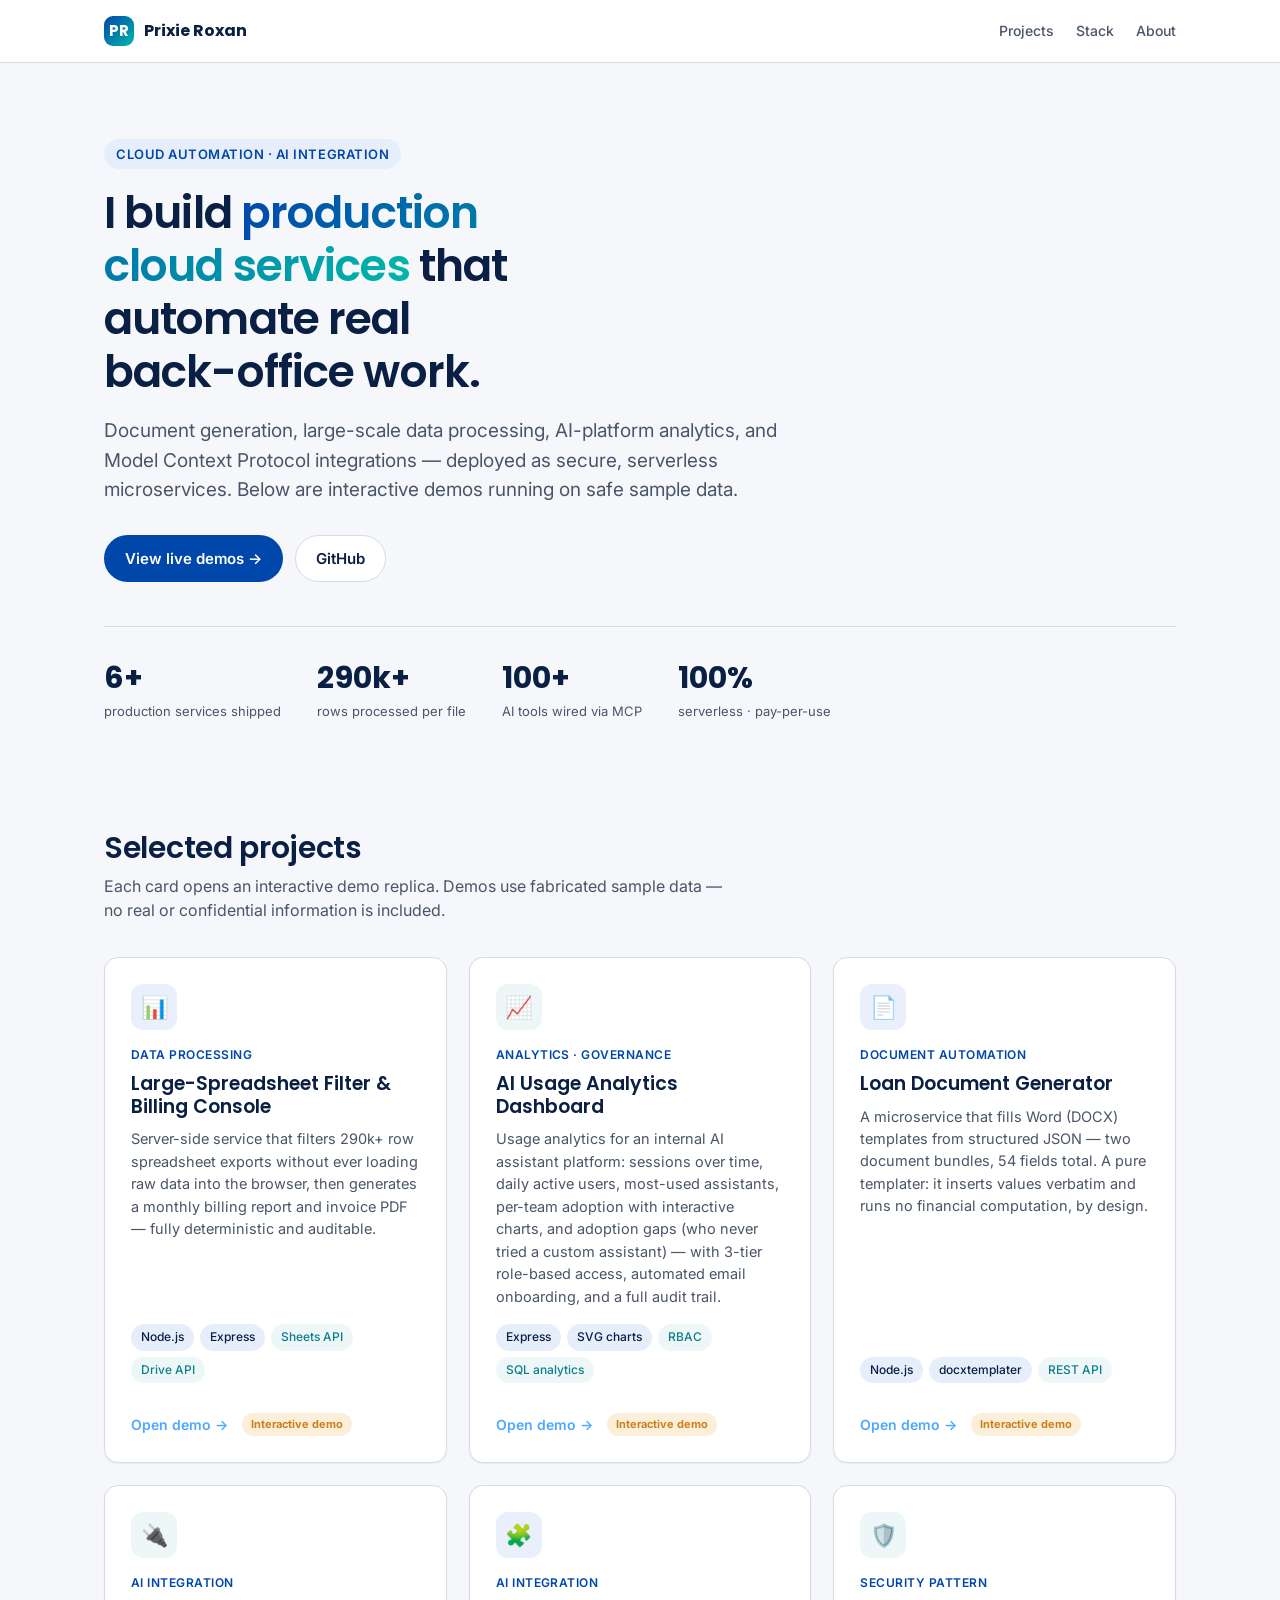
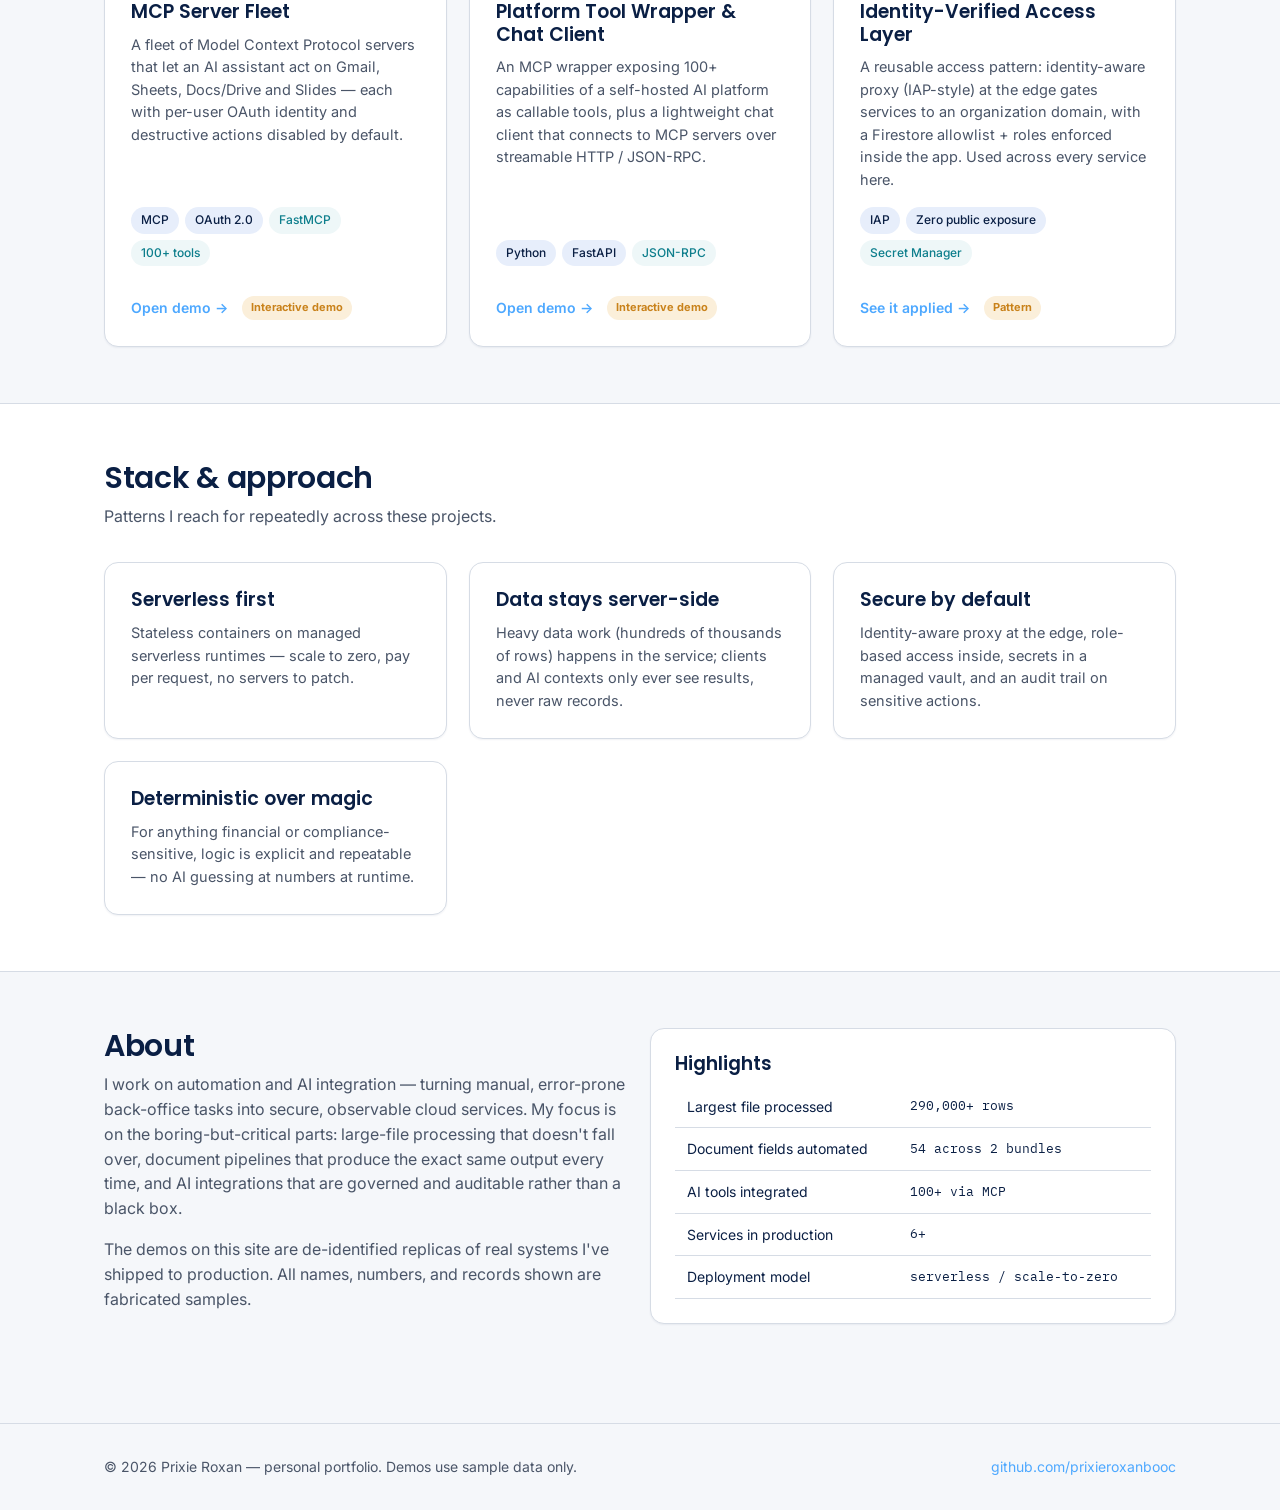
<file: index.html>
<!DOCTYPE html>
<html lang="en">
<head>
<meta charset="utf-8">
<meta name="viewport" content="width=device-width, initial-scale=1">
<title>Prixie Roxan — Cloud Automation & AI Integration Portfolio</title>
<meta name="description" content="A portfolio of production cloud services, automation pipelines, and AI tool integrations — interactive demos with sample data.">
<link rel="preconnect" href="https://fonts.googleapis.com">
<link href="https://fonts.googleapis.com/css2?family=Poppins:wght@500;600;700&family=Inter:wght@400;500;600&family=Public+Sans:wght@400;500;600&family=IBM+Plex+Mono:wght@400;500&display=swap" rel="stylesheet">
<link rel="stylesheet" href="styles.css">
</head>
<body>

<nav class="nav">
  <div class="wrap">
    <div class="brand"><span class="mark">PR</span> Prixie&nbsp;Roxan</div>
    <div class="nav-links">
      <a href="#projects">Projects</a>
      <a href="#stack">Stack</a>
      <a href="#about">About</a>
    </div>
  </div>
</nav>

<header class="hero">
  <div class="wrap">
    <span class="eyebrow">Cloud Automation · AI Integration</span>
    <h1>I build <span class="grad">production cloud services</span> that automate real back-office work.</h1>
    <p class="lead">Document generation, large-scale data processing, AI-platform analytics, and Model Context Protocol integrations — deployed as secure, serverless microservices. Below are interactive demos running on safe sample data.</p>
    <div class="cta">
      <a class="btn btn-primary" href="#projects">View live demos →</a>
      <a class="btn btn-ghost" href="https://github.com/prixieroxanbooc" target="_blank" rel="noopener">GitHub</a>
    </div>
    <div class="stats">
      <div class="stat"><div class="n">6+</div><div class="l">production services shipped</div></div>
      <div class="stat"><div class="n">290k+</div><div class="l">rows processed per file</div></div>
      <div class="stat"><div class="n">100+</div><div class="l">AI tools wired via MCP</div></div>
      <div class="stat"><div class="n">100%</div><div class="l">serverless · pay-per-use</div></div>
    </div>
  </div>
</header>

<section class="section" id="projects">
  <div class="wrap">
    <h2>Selected projects</h2>
    <p class="sub">Each card opens an interactive demo replica. Demos use fabricated sample data — no real or confidential information is included.</p>

    <div class="grid">

      <!-- 1 -->
      <article class="card">
        <div class="ico" style="background:#eaf0fb;color:#2451b8">📊</div>
        <div class="tag">Data processing</div>
        <h3>Large-Spreadsheet Filter & Billing Console</h3>
        <p>Server-side service that filters 290k+ row spreadsheet exports without ever loading raw data into the browser, then generates a monthly billing report and invoice PDF — fully deterministic and auditable.</p>
        <div class="meta"><span class="chip">Node.js</span><span class="chip">Express</span><span class="chip alt">Sheets API</span><span class="chip alt">Drive API</span></div>
        <div class="foot">
          <a href="demo-spreadsheet-filter.html">Open demo →</a>
          <span class="badge-demo">Interactive demo</span>
        </div>
      </article>

      <!-- 2 -->
      <article class="card">
        <div class="ico" style="background:#eef7f8;color:#0d7e8c">📈</div>
        <div class="tag">Analytics · Governance</div>
        <h3>AI Usage Analytics Dashboard</h3>
        <p>Usage analytics for an internal AI assistant platform: sessions over time, daily active users, most-used assistants, per-team adoption with interactive charts, and adoption gaps (who never tried a custom assistant) — with 3-tier role-based access, automated email onboarding, and a full audit trail.</p>
        <div class="meta"><span class="chip">Express</span><span class="chip">SVG charts</span><span class="chip alt">RBAC</span><span class="chip alt">SQL analytics</span></div>
        <div class="foot">
          <a href="demo-dashboard.html">Open demo →</a>
          <span class="badge-demo">Interactive demo</span>
        </div>
      </article>

      <!-- 3 -->
      <article class="card">
        <div class="ico" style="background:#eaf0fb;color:#2451b8">📄</div>
        <div class="tag">Document automation</div>
        <h3>Loan Document Generator</h3>
        <p>A microservice that fills Word (DOCX) templates from structured JSON — two document bundles, 54 fields total. A pure templater: it inserts values verbatim and runs no financial computation, by design.</p>
        <div class="meta"><span class="chip">Node.js</span><span class="chip">docxtemplater</span><span class="chip alt">REST API</span></div>
        <div class="foot">
          <a href="demo-loan-docs.html">Open demo →</a>
          <span class="badge-demo">Interactive demo</span>
        </div>
      </article>

      <!-- 4 -->
      <article class="card">
        <div class="ico" style="background:#eef7f8;color:#0d7e8c">🔌</div>
        <div class="tag">AI integration</div>
        <h3>MCP Server Fleet</h3>
        <p>A fleet of Model Context Protocol servers that let an AI assistant act on Gmail, Sheets, Docs/Drive and Slides — each with per-user OAuth identity and destructive actions disabled by default.</p>
        <div class="meta"><span class="chip">MCP</span><span class="chip">OAuth 2.0</span><span class="chip alt">FastMCP</span><span class="chip alt">100+ tools</span></div>
        <div class="foot">
          <a href="demo-mcp.html">Open demo →</a>
          <span class="badge-demo">Interactive demo</span>
        </div>
      </article>

      <!-- 5 -->
      <article class="card">
        <div class="ico" style="background:#eaf0fb;color:#2451b8">🧩</div>
        <div class="tag">AI integration</div>
        <h3>Platform Tool Wrapper & Chat Client</h3>
        <p>An MCP wrapper exposing 100+ capabilities of a self-hosted AI platform as callable tools, plus a lightweight chat client that connects to MCP servers over streamable HTTP / JSON-RPC.</p>
        <div class="meta"><span class="chip">Python</span><span class="chip">FastAPI</span><span class="chip alt">JSON-RPC</span></div>
        <div class="foot">
          <a href="demo-chat-client.html">Open demo →</a>
          <span class="badge-demo">Interactive demo</span>
        </div>
      </article>

      <!-- 6 -->
      <article class="card">
        <div class="ico" style="background:#eef7f8;color:#0d7e8c">🛡️</div>
        <div class="tag">Security pattern</div>
        <h3>Identity-Verified Access Layer</h3>
        <p>A reusable access pattern: identity-aware proxy (IAP-style) at the edge gates services to an organization domain, with a Firestore allowlist + roles enforced inside the app. Used across every service here.</p>
        <div class="meta"><span class="chip">IAP</span><span class="chip">Zero public exposure</span><span class="chip alt">Secret Manager</span></div>
        <div class="foot">
          <a href="demo-dashboard.html#security">See it applied →</a>
          <span class="badge-demo">Pattern</span>
        </div>
      </article>

    </div>
  </div>
</section>

<section class="section" id="stack" style="background:#fff;border-top:1px solid var(--border);border-bottom:1px solid var(--border)">
  <div class="wrap">
    <h2>Stack & approach</h2>
    <p class="sub">Patterns I reach for repeatedly across these projects.</p>
    <div class="grid" style="grid-template-columns:repeat(auto-fill,minmax(260px,1fr))">
      <div class="card"><h3>Serverless first</h3><p>Stateless containers on managed serverless runtimes — scale to zero, pay per request, no servers to patch.</p></div>
      <div class="card"><h3>Data stays server-side</h3><p>Heavy data work (hundreds of thousands of rows) happens in the service; clients and AI contexts only ever see results, never raw records.</p></div>
      <div class="card"><h3>Secure by default</h3><p>Identity-aware proxy at the edge, role-based access inside, secrets in a managed vault, and an audit trail on sensitive actions.</p></div>
      <div class="card"><h3>Deterministic over magic</h3><p>For anything financial or compliance-sensitive, logic is explicit and repeatable — no AI guessing at numbers at runtime.</p></div>
    </div>
  </div>
</section>

<section class="section" id="about">
  <div class="wrap">
    <div class="row">
      <div class="col">
        <h2>About</h2>
        <p class="sub" style="font-size:16px">I work on automation and AI integration — turning manual, error-prone back-office tasks into secure, observable cloud services. My focus is on the boring-but-critical parts: large-file processing that doesn't fall over, document pipelines that produce the exact same output every time, and AI integrations that are governed and auditable rather than a black box.</p>
        <p class="sub" style="font-size:16px;margin-top:14px">The demos on this site are de-identified replicas of real systems I've shipped to production. All names, numbers, and records shown are fabricated samples.</p>
      </div>
      <div class="col">
        <div class="panel panel-pad">
          <h3 style="margin-bottom:10px">Highlights</h3>
          <table>
            <tr><td>Largest file processed</td><td class="mono">290,000+ rows</td></tr>
            <tr><td>Document fields automated</td><td class="mono">54 across 2 bundles</td></tr>
            <tr><td>AI tools integrated</td><td class="mono">100+ via MCP</td></tr>
            <tr><td>Services in production</td><td class="mono">6+</td></tr>
            <tr><td>Deployment model</td><td class="mono">serverless / scale-to-zero</td></tr>
          </table>
        </div>
      </div>
    </div>
  </div>
</section>

<footer>
  <div class="wrap">
    <div>© <span id="yr"></span> Prixie Roxan — personal portfolio. Demos use sample data only.</div>
    <div><a href="https://github.com/prixieroxanbooc" target="_blank" rel="noopener">github.com/prixieroxanbooc</a></div>
  </div>
</footer>

<script>document.getElementById('yr').textContent = new Date().getFullYear();</script>
</body>
</html>
</file>
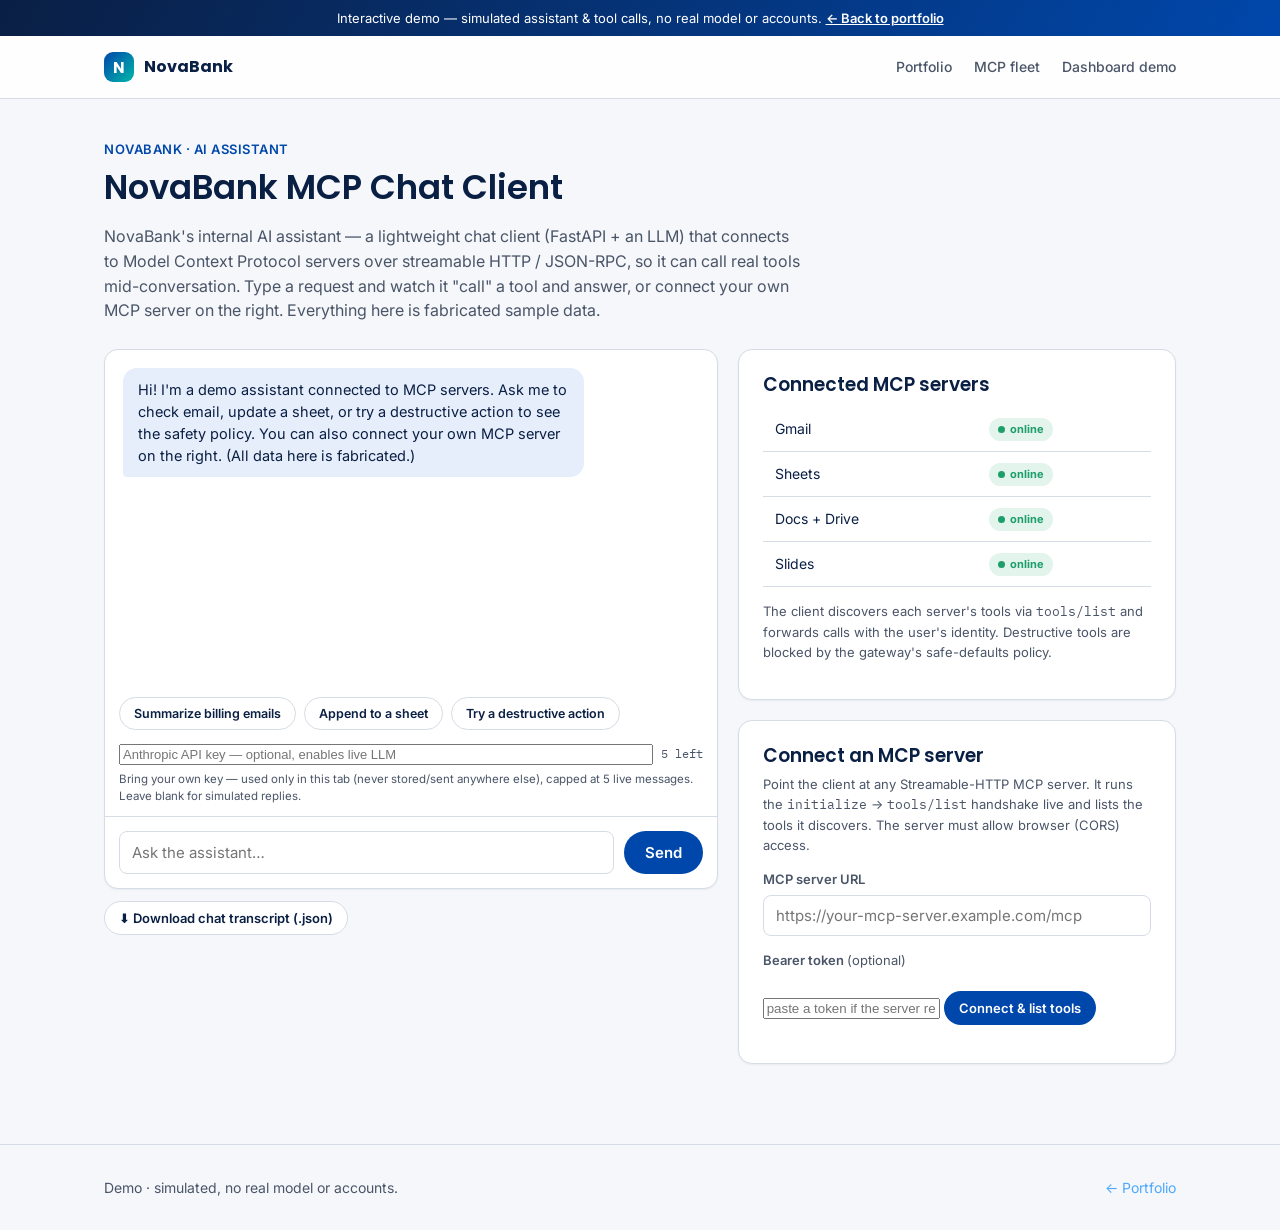
<file: demo-chat-client.html>
<!DOCTYPE html>
<html lang="en">
<head>
<meta charset="utf-8">
<meta name="viewport" content="width=device-width, initial-scale=1">
<title>Demo · MCP Chat Client</title>
<link rel="preconnect" href="https://fonts.googleapis.com">
<link href="https://fonts.googleapis.com/css2?family=Poppins:wght@500;600;700&family=Inter:wght@400;500;600&family=Public+Sans:wght@400;500;600&family=IBM+Plex+Mono:wght@400;500&display=swap" rel="stylesheet">
<link rel="stylesheet" href="styles.css">
<style>
  .chat { display:flex; flex-direction:column; height:540px; }
  .stream { flex:1; overflow-y:auto; padding:18px; display:flex; flex-direction:column; gap:14px; }
  .msg { max-width:80%; padding:11px 15px; border-radius:14px; font-size:14.5px; line-height:1.5; }
  .msg.user { align-self:flex-end; background:var(--blue); color:#fff; border-bottom-right-radius:4px; }
  .msg.bot  { align-self:flex-start; background:var(--blue-soft); color:var(--ink); border-bottom-left-radius:4px; }
  .toolcall { align-self:flex-start; font-family:var(--font-mono); font-size:12px; background:#0f1729; color:#9be7a0; padding:8px 12px; border-radius:10px; max-width:80%; }
  .toolcall .tn { color:#7fc0ff; }
  .composer { display:flex; gap:10px; border-top:1px solid var(--border); padding:14px; }
  .composer input { flex:1; }
  .quick { display:flex; gap:8px; flex-wrap:wrap; padding:0 14px 14px; }
  .quick button { font-size:12.5px; }
  .typing span { display:inline-block; width:6px; height:6px; margin:0 1px; background:var(--muted); border-radius:50%; animation:b 1s infinite; }
  .typing span:nth-child(2){animation-delay:.15s} .typing span:nth-child(3){animation-delay:.3s}
  @keyframes b{0%,60%,100%{opacity:.3;transform:translateY(0)}30%{opacity:1;transform:translateY(-3px)}}
</style>
</head>
<body>

<div class="demo-banner">Interactive demo — simulated assistant & tool calls, no real model or accounts. <a href="https://larouxantech.com/">← Back to portfolio</a></div>

<nav class="nav">
  <div class="wrap">
    <div class="brand"><span class="mark">N</span> NovaBank</div>
    <div class="nav-links"><a href="https://larouxantech.com/">Portfolio</a><a href="demo-mcp.html">MCP fleet</a><a href="demo-dashboard.html">Dashboard demo</a></div>
  </div>
</nav>

<header class="demo-head">
  <div class="wrap">
    <div class="tag">NovaBank · AI assistant</div>
    <h1>NovaBank MCP Chat Client</h1>
    <p>NovaBank's internal AI assistant — a lightweight chat client (FastAPI + an LLM) that connects to Model Context Protocol servers over streamable HTTP / JSON-RPC, so it can call real tools mid-conversation. Type a request and watch it "call" a tool and answer, or connect your own MCP server on the right. Everything here is fabricated sample data.</p>
  </div>
</header>

<main class="wrap" style="padding-bottom:40px">
  <div class="row">
    <div class="col" style="flex:1.4">
      <div class="panel chat">
        <div class="stream" id="stream"></div>
        <div class="quick">
          <button class="btn btn-ghost btn-sm" onclick="ask('Summarize my unread billing emails')">Summarize billing emails</button>
          <button class="btn btn-ghost btn-sm" onclick="ask('Add a row to the reconciliation sheet')">Append to a sheet</button>
          <button class="btn btn-ghost btn-sm" onclick="ask('Delete last month\'s archive folder')">Try a destructive action</button>
        </div>
        <div style="display:flex;gap:8px;align-items:center;padding:0 14px 6px">
          <input type="password" id="apikey" placeholder="Anthropic API key — optional, enables live LLM" style="flex:1;font-size:13px">
          <span id="cap" class="mono" style="font-size:12px;color:var(--muted);white-space:nowrap">5 left</span>
        </div>
        <div style="padding:0 14px 10px;font-size:11.5px;color:var(--muted)">Bring your own key — used only in this tab (never stored/sent anywhere else), capped at 5 live messages. Leave blank for simulated replies.</div>
        <div class="composer">
          <input type="text" id="inp" placeholder="Ask the assistant…" onkeydown="if(event.key==='Enter')send()">
          <button class="btn btn-primary" id="sendbtn" onclick="send()">Send</button>
        </div>
      </div>
      <div style="margin-top:12px"><button class="btn btn-ghost btn-sm" onclick="dlChat()">⬇ Download chat transcript (.json)</button></div>
    </div>

    <div class="col">
      <div class="panel panel-pad">
        <h3 style="margin-bottom:10px">Connected MCP servers</h3>
        <table>
          <tr><td>Gmail</td><td><span class="badge-live">online</span></td></tr>
          <tr><td>Sheets</td><td><span class="badge-live">online</span></td></tr>
          <tr><td>Docs + Drive</td><td><span class="badge-live">online</span></td></tr>
          <tr><td>Slides</td><td><span class="badge-live">online</span></td></tr>
        </table>
        <p style="color:var(--muted);font-size:13px;margin-top:14px">The client discovers each server's tools via <span class="mono">tools/list</span> and forwards calls with the user's identity. Destructive tools are blocked by the gateway's safe-defaults policy.</p>
      </div>

      <div class="panel panel-pad" style="margin-top:20px">
        <h3 style="margin-bottom:6px">Connect an MCP server</h3>
        <p style="color:var(--muted);font-size:13px;margin:0 0 12px">Point the client at any Streamable-HTTP MCP server. It runs the <span class="mono">initialize</span> → <span class="mono">tools/list</span> handshake live and lists the tools it discovers. The server must allow browser (CORS) access.</p>
        <label class="fld">MCP server URL</label>
        <input type="text" id="mcpurl" placeholder="https://your-mcp-server.example.com/mcp">
        <label class="fld">Bearer token <span style="font-weight:400">(optional)</span></label>
        <input type="password" id="mcptoken" placeholder="paste a token if the server requires one">
        <button class="btn btn-primary btn-sm" style="margin-top:14px" onclick="connectMcp()">Connect &amp; list tools</button>
        <div id="mcpresult" style="margin-top:14px;font-size:13.5px"></div>
      </div>
    </div>
  </div>
</main>

<footer><div class="wrap"><div>Demo · simulated, no real model or accounts.</div><div><a href="https://larouxantech.com/">← Portfolio</a></div></div></footer>

<script>
const stream = document.getElementById('stream');
const history = [];          // full UI transcript (incl. tool chips)
const llmMessages = [];      // role/content pairs sent to the LLM for context
const MAX_LIVE = 5;          // demo cap on live LLM messages
let liveCount = 0;
function esc(s){ return String(s).replace(/&/g,'&amp;').replace(/</g,'&lt;').replace(/>/g,'&gt;'); }
function add(cls, html){
  const el=document.createElement('div'); el.className=(cls==='tool'?'toolcall':'msg '+cls); el.innerHTML=html;
  stream.appendChild(el); stream.scrollTop=stream.scrollHeight; return el;
}
function typing(){ return add('bot','<span class="typing"><span></span><span></span><span></span></span>'); }
function updateCap(){
  const left = Math.max(0, MAX_LIVE - liveCount);
  document.getElementById('cap').textContent = left + ' left';
  if(left===0) document.getElementById('cap').style.color = 'var(--danger)';
}

async function callLLM(q){
  const key = document.getElementById('apikey').value.trim();
  const res = await fetch('https://api.anthropic.com/v1/messages', {
    method:'POST',
    headers:{
      'content-type':'application/json',
      'x-api-key': key,
      'anthropic-version':'2023-06-01',
      'anthropic-dangerous-direct-browser-access':'true'
    },
    body: JSON.stringify({
      model:'claude-haiku-4-5-20251001',
      max_tokens:300,
      system:'You are a friendly demo assistant on a developer portfolio site, role-playing as an AI connected to MCP tools (Gmail, Sheets, Docs, Slides). All data is fabricated sample data. Keep replies under 80 words. If asked to do something destructive (delete/remove/wipe), explain it is blocked by a safe-defaults policy and an admin must enable it per-profile.',
      messages: llmMessages.concat([{role:'user', content:q}])
    })
  });
  if(!res.ok){ const t=await res.text(); throw new Error('API '+res.status+' — '+t.slice(0,160)); }
  const data = await res.json();
  return (data.content||[]).map(b=>b.text||'').join('').trim() || '(empty response)';
}

// scripted, simulated responses
function reply(text){
  const t=text.toLowerCase();
  if(t.includes('billing')||t.includes('email')||t.includes('unread'))
    return { tool:`gmail.<span class="tn">search_messages</span>({ query: "is:unread subject:billing" }) → 3 matches`,
             answer:'You have <b>3 unread billing emails</b>: a March statement from a vendor, a reconciliation summary from Ops, and a payment confirmation. Want me to draft replies?' };
  if(t.includes('sheet')||t.includes('row')||t.includes('append')||t.includes('reconcil'))
    return { tool:`sheets.<span class="tn">append_row</span>({ range: "Recon!A:D", values: [...] }) → ok`,
             answer:'Done — appended 1 row to <b>Recon!A42:D42</b>. The sheet now has 41 reconciled entries for the period.' };
  if(t.includes('delete')||t.includes('remove')||t.includes('archive')||t.includes('drop'))
    return { tool:`drive.<span class="tn">delete_file</span>(...) → 🛡️ blocked`,
             answer:'I can\'t do that — <b>delete</b> is a destructive tool and it\'s disabled by default by the gateway\'s safe-defaults policy. An admin would need to enable it per-profile first.' };
  return { tool:null, answer:'In the real client this would route through the LLM, which decides whether to call an MCP tool. This demo recognizes a few sample intents — try the quick buttons below.' };
}

function ask(q){ document.getElementById('inp').value=q; send(); }

function simulated(q){
  const r=reply(q); const dots=typing();
  setTimeout(()=>{
    dots.remove();
    if(r.tool){ add('tool','→ '+r.tool); history.push({role:'tool',call:r.tool.replace(/<[^>]+>/g,'')}); }
    setTimeout(()=>{ add('bot', r.answer); history.push({role:'assistant',content:r.answer.replace(/<[^>]+>/g,''),mode:'simulated'}); }, r.tool?500:0);
  }, 650);
}

async function send(){
  const inp=document.getElementById('inp'); const q=inp.value.trim(); if(!q) return;
  add('user', esc(q)); history.push({role:'user',content:q}); inp.value='';
  const key=document.getElementById('apikey').value.trim();
  const useLive = key && liveCount < MAX_LIVE;
  if(useLive){
    const dots=typing(); document.getElementById('sendbtn').disabled=true;
    try{
      const ans=await callLLM(q);
      liveCount++; updateCap();
      dots.remove();
      add('bot', esc(ans).replace(/\n/g,'<br>') + ' <span class="mono" style="font-size:10px;color:var(--muted)">· live</span>');
      llmMessages.push({role:'user',content:q},{role:'assistant',content:ans});
      history.push({role:'assistant',content:ans,mode:'live'});
      if(liveCount>=MAX_LIVE) add('bot','<i>Live demo limit reached (5 messages). Further messages use simulated replies — refresh to reset.</i>');
    }catch(e){
      dots.remove();
      add('bot','<span style="color:var(--danger)">Live call failed: '+esc(e.message)+'</span><br>Falling back to a simulated reply.');
      simulated(q);
    } finally { document.getElementById('sendbtn').disabled=false; }
    return;
  }
  if(key && liveCount>=MAX_LIVE){ /* cap hit */ }
  simulated(q);
}
function dlChat(){
  const blob=new Blob([JSON.stringify({note:'DEMO chat transcript — simulated, sample data only', messages:history},null,2)],{type:'application/json'});
  const a=document.createElement('a'); a.href=URL.createObjectURL(blob); a.download='chat-transcript-demo.json';
  document.body.appendChild(a); a.click(); setTimeout(()=>{URL.revokeObjectURL(a.href);a.remove();},1500);
}
// ---- live MCP server connection (Streamable HTTP / JSON-RPC) ----
async function rpc(url, token, method, params, sessionId){
  const headers = { 'content-type':'application/json', 'accept':'application/json, text/event-stream' };
  if(token) headers['authorization'] = 'Bearer ' + token;
  if(sessionId) headers['mcp-session-id'] = sessionId;
  const body = { jsonrpc:'2.0', id: String(Date.now()), method };
  if(params !== undefined) body.params = params;
  const res = await fetch(url, { method:'POST', headers, body: JSON.stringify(body) });
  const sid = res.headers.get('mcp-session-id') || sessionId;
  const ct = res.headers.get('content-type') || '';
  const text = await res.text();
  let json;
  if(ct.includes('text/event-stream')){
    text.split(/\r?\n/).filter(l=>l.startsWith('data:')).forEach(l=>{
      try{ const o = JSON.parse(l.slice(5).trim()); if(o.result || o.error) json = o; }catch(e){}
    });
  } else {
    try{ json = JSON.parse(text); }catch(e){}
  }
  if(!res.ok && !json) throw new Error('HTTP ' + res.status + ' — ' + text.slice(0,140));
  if(json && json.error) throw new Error(json.error.message || JSON.stringify(json.error));
  return { json, sid };
}
async function connectMcp(){
  const url = document.getElementById('mcpurl').value.trim();
  const token = document.getElementById('mcptoken').value.trim();
  const out = document.getElementById('mcpresult');
  if(!url){ out.innerHTML = '<span style="color:var(--danger)">Enter an MCP server URL.</span>'; return; }
  out.innerHTML = '<span class="typing"><span></span><span></span><span></span></span> connecting…';
  try{
    const init = await rpc(url, token, 'initialize', { protocolVersion:'2024-11-05', capabilities:{}, clientInfo:{ name:'portfolio-demo-client', version:'1.0.0' } });
    const sid = init.sid;
    const srv = init.json && init.json.result && init.json.result.serverInfo;
    // best-effort initialized notification
    fetch(url, { method:'POST', headers: Object.assign({'content-type':'application/json','accept':'application/json, text/event-stream'}, token?{authorization:'Bearer '+token}:{}, sid?{'mcp-session-id':sid}:{}), body: JSON.stringify({ jsonrpc:'2.0', method:'notifications/initialized' }) }).catch(()=>{});
    const tl = await rpc(url, token, 'tools/list', {}, sid);
    const tools = (tl.json && tl.json.result && tl.json.result.tools) || [];
    let html = '<div class="badge-live">connected'+(srv?(' · '+esc(srv.name||'')):'')+'</div>';
    if(tools.length){
      html += '<div style="color:var(--muted);margin:10px 0 6px">Discovered <b>'+tools.length+'</b> tools:</div>';
      html += '<div style="max-height:200px;overflow:auto;display:flex;flex-direction:column;gap:6px">';
      tools.slice(0,40).forEach(t=>{ html += '<div class="mono" style="font-size:12px;background:var(--blue-soft);padding:6px 10px;border-radius:8px">'+esc(t.name)+(t.description?'<span style="color:var(--muted);font-weight:400"> — '+esc(t.description.slice(0,70))+'</span>':'')+'</div>'; });
      html += '</div>';
      if(tools.length>40) html += '<div style="color:var(--muted);font-size:12px;margin-top:6px">… and '+(tools.length-40)+' more</div>';
    } else {
      html += '<div style="color:var(--muted);margin-top:10px">Connected, but no tools were returned.</div>';
    }
    out.innerHTML = html;
  }catch(e){
    out.innerHTML = '<span style="color:var(--danger)">Could not connect: '+esc(e.message)+'</span>'+
      '<div style="color:var(--muted);font-size:12px;margin-top:8px">If this is a CORS error, the server must send <span class="mono">Access-Control-Allow-Origin</span> headers to be reachable from a browser. Servers without browser CORS can only be reached from a backend client.</div>';
  }
}

// greeting
add('bot','Hi! I\'m a demo assistant connected to MCP servers. Ask me to check email, update a sheet, or try a destructive action to see the safety policy. You can also connect your own MCP server on the right. (All data here is fabricated.)');
</script>
</body>
</html>
</file>
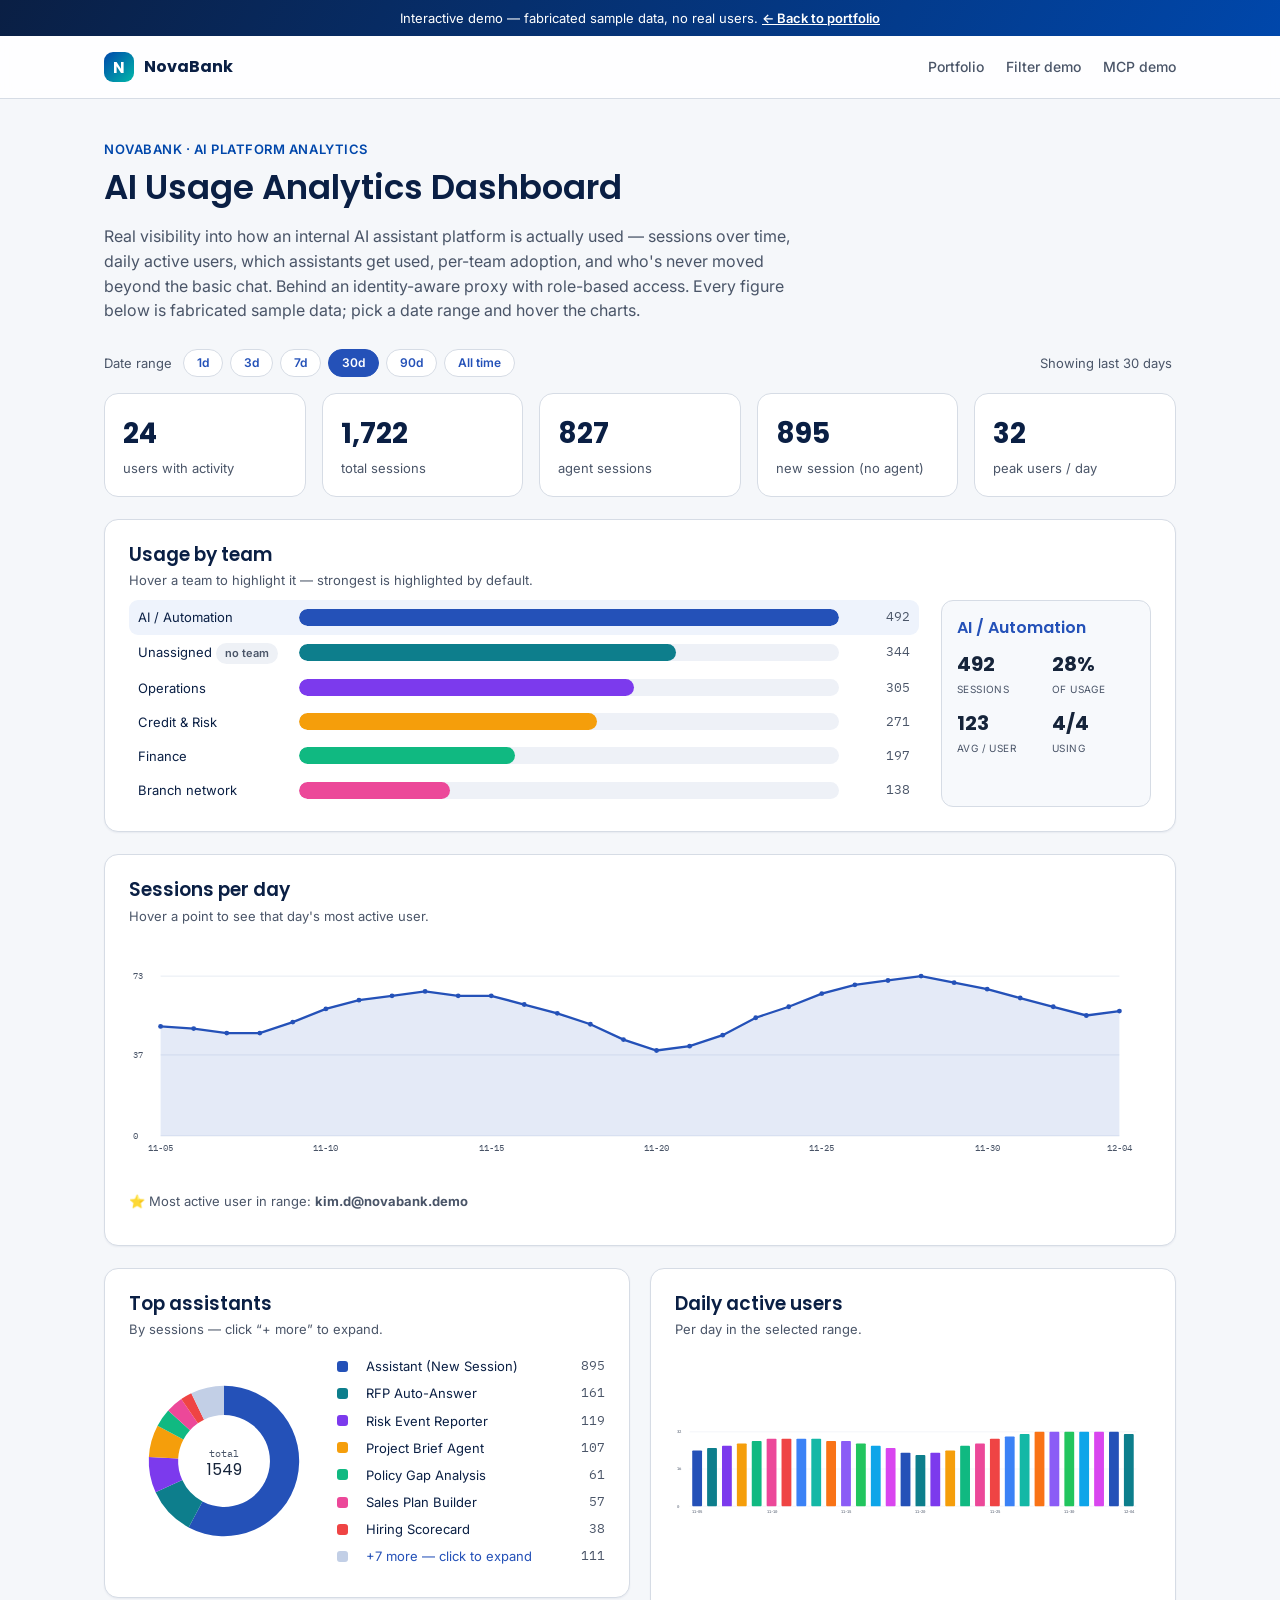
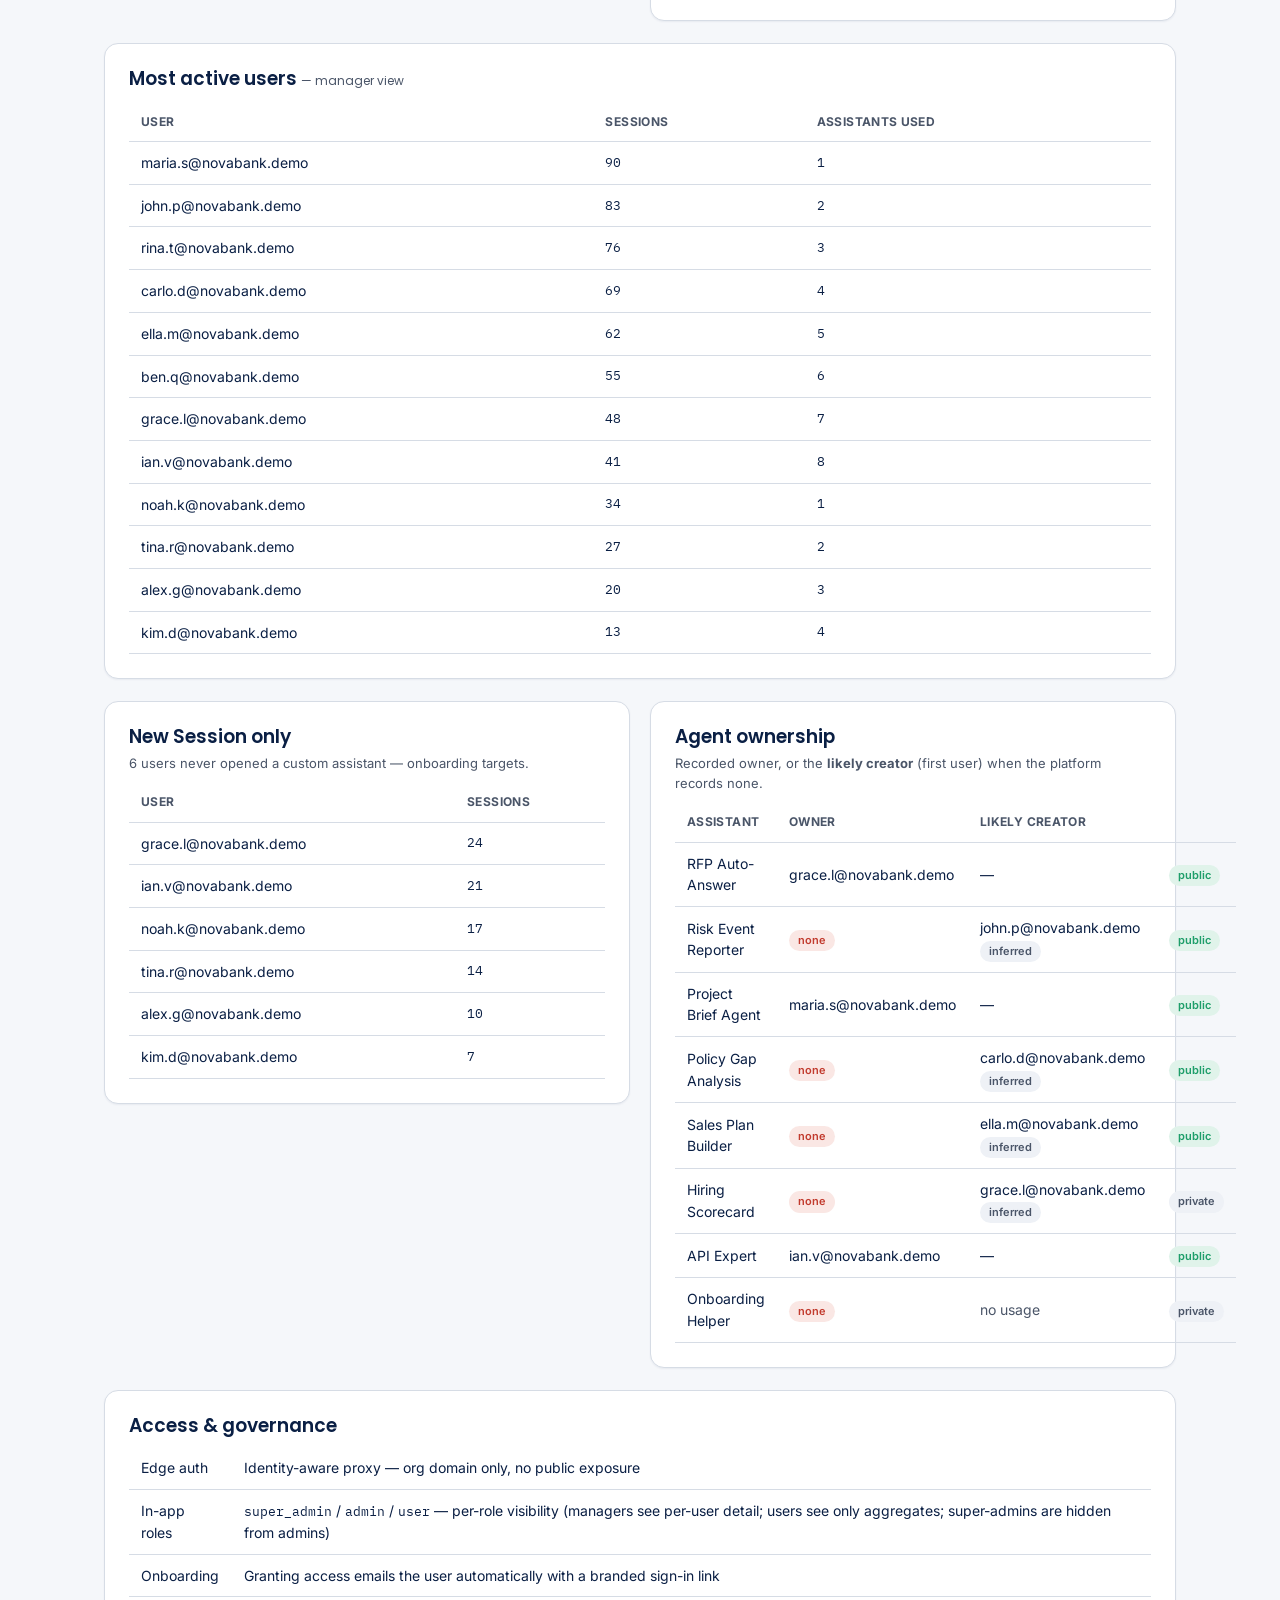
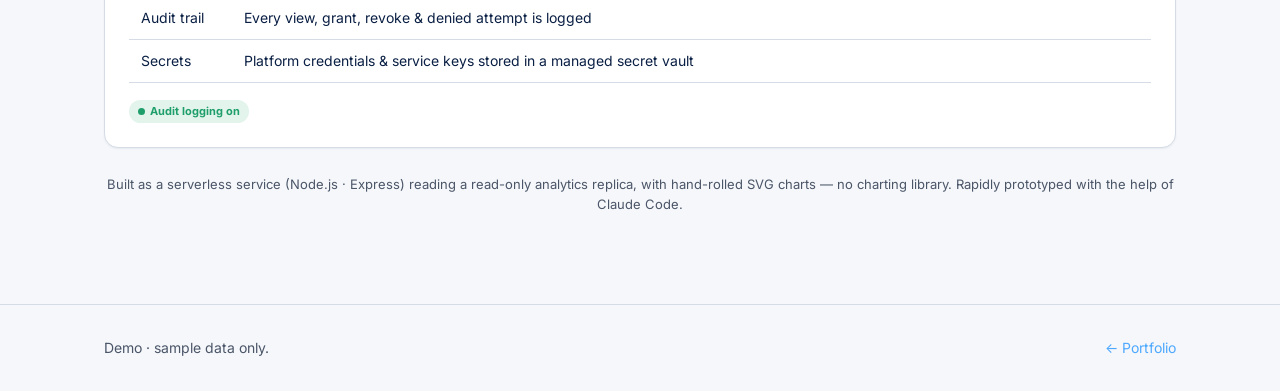
<file: demo-dashboard.html>
<!DOCTYPE html>
<html lang="en">
<head>
<meta charset="utf-8">
<meta name="viewport" content="width=device-width, initial-scale=1">
<title>Demo · AI Usage Analytics Dashboard</title>
<meta name="description" content="Interactive demo replica of an internal AI-platform usage analytics dashboard — sessions, daily active users, per-team adoption, assistant usage and role-based access. Sample data only.">
<link rel="preconnect" href="https://fonts.googleapis.com">
<link href="https://fonts.googleapis.com/css2?family=Poppins:wght@500;600;700&family=Inter:wght@400;500;600&family=Public+Sans:wght@400;500;600&family=IBM+Plex+Mono:wght@400;500&display=swap" rel="stylesheet">
<link rel="stylesheet" href="styles.css">
<style>
  /* demo-only chart styling (layout comes from styles.css) */
  .pal0{color:#2451b8}
  .chips{display:flex;gap:7px;flex-wrap:wrap;align-items:center;margin-bottom:16px}
  .chips .lbl{color:var(--muted);font-size:13px;margin-right:4px}
  .rchip{font:600 12px/1 Inter,sans-serif;border:1px solid var(--border);background:#fff;color:#2451b8;
    border-radius:999px;padding:7px 13px;cursor:pointer}
  .rchip:hover{border-color:#2451b8}
  .rchip.on{background:#2451b8;color:#fff;border-color:#2451b8}
  .barrow{display:flex;align-items:center;gap:10px;margin:7px 0;font-size:13px}
  .barrow .lab{width:150px;overflow:hidden;text-overflow:ellipsis;white-space:nowrap;color:var(--ink,#1b2333)}
  .barrow .trk{flex:1;background:#eef1f7;border-radius:999px;height:16px;overflow:hidden}
  .barrow .fil{display:block;height:100%;border-radius:999px}
  .barrow .num{width:54px;text-align:right;font-family:'IBM Plex Mono',monospace;color:var(--muted)}
  .teamwrap{display:flex;gap:22px;flex-wrap:wrap}
  .teambars{flex:1;min-width:280px}
  .trow{display:flex;align-items:center;gap:11px;padding:7px 9px;border-radius:9px;transition:background .12s,opacity .12s}
  .trow .tn{width:150px;font-size:13px;overflow:hidden;text-overflow:ellipsis;white-space:nowrap}
  .trow .tt{flex:1;background:#eef1f7;border-radius:999px;height:17px;overflow:hidden}
  .trow .tf{display:block;height:100%;border-radius:999px}
  .trow .tnum{width:60px;text-align:right;font-family:'IBM Plex Mono',monospace;font-size:13px;color:var(--muted)}
  .trow.hot{background:#eef3fc} .trow.dim{opacity:.38}
  .tdetail{width:210px;min-width:190px;background:#f7f9fc;border:1px solid var(--border);border-radius:12px;padding:15px}
  .tdetail .tdn{font-family:Poppins,sans-serif;font-weight:600;color:#2451b8;margin-bottom:12px}
  .tdgrid{display:grid;grid-template-columns:1fr 1fr;gap:12px}
  .tdgrid b{font-family:Poppins,sans-serif;font-size:20px;color:#16243a;display:block;line-height:1.1}
  .tdgrid span{font-size:10px;color:var(--muted);text-transform:uppercase;letter-spacing:.04em}
  .legend .barrow .lab{width:auto;flex:1}
  .dot{display:inline-block;width:11px;height:11px;border-radius:3px;margin-right:8px;flex:none}
  .pill{display:inline-block;padding:2px 9px;border-radius:999px;font-size:11px;font-weight:600}
  .pill.api{background:#eef1f6;color:var(--muted)}
  .pill.none{background:#fae7e4;color:#c23b2e} .pill.inf{background:#eef1f6;color:var(--muted)}
  .pill.pub{background:#e0f3ea;color:#1e9e6a} .pill.priv{background:#eef1f6;color:var(--muted)}
  .cap{color:var(--muted);font-size:13px;margin:0 0 10px}
  svg text{font-family:'IBM Plex Mono',monospace;font-size:10px;fill:var(--muted)}
</style>
</head>
<body>

<div class="demo-banner">Interactive demo — fabricated sample data, no real users. <a href="https://larouxantech.com/">← Back to portfolio</a></div>

<nav class="nav">
  <div class="wrap">
    <div class="brand"><span class="mark">N</span> NovaBank</div>
    <div class="nav-links"><a href="https://larouxantech.com/">Portfolio</a><a href="demo-spreadsheet-filter.html">Filter demo</a><a href="demo-mcp.html">MCP demo</a></div>
  </div>
</nav>

<header class="demo-head">
  <div class="wrap">
    <div class="tag">NovaBank · AI platform analytics</div>
    <h1>AI Usage Analytics Dashboard</h1>
    <p>Real visibility into how an internal AI assistant platform is actually used — sessions over time, daily active users, which assistants get used, per-team adoption, and who's never moved beyond the basic chat. Behind an identity-aware proxy with role-based access. Every figure below is fabricated sample data; pick a date range and hover the charts.</p>
  </div>
</header>

<main class="wrap" style="padding-bottom:40px">

  <!-- date range -->
  <div class="chips">
    <span class="lbl">Date range</span>
    <button class="rchip" data-d="1" onclick="setRange(1,this)">1d</button>
    <button class="rchip" data-d="3" onclick="setRange(3,this)">3d</button>
    <button class="rchip" data-d="7" onclick="setRange(7,this)">7d</button>
    <button class="rchip on" data-d="30" onclick="setRange(30,this)">30d</button>
    <button class="rchip" data-d="90" onclick="setRange(90,this)">90d</button>
    <button class="rchip" data-d="0" onclick="setRange(0,this)">All time</button>
    <span class="lbl" id="rlabel" style="margin-left:auto"></span>
  </div>

  <!-- KPIs -->
  <div class="kpi-grid" id="kpis"></div>

  <!-- usage by team -->
  <div class="panel panel-pad" style="margin-top:22px">
    <h3 style="margin-bottom:4px">Usage by team</h3>
    <p class="cap">Hover a team to highlight it — strongest is highlighted by default.</p>
    <div id="teams"></div>
  </div>

  <!-- sessions per day -->
  <div class="panel panel-pad" style="margin-top:22px">
    <h3 style="margin-bottom:4px">Sessions per day</h3>
    <p class="cap">Hover a point to see that day's most active user.</p>
    <svg id="sessChart" viewBox="0 0 1100 240" width="100%" height="240"></svg>
    <div class="cap" id="topUserCap" style="margin-top:8px"></div>
  </div>

  <div class="row" style="margin-top:22px">
    <div class="col">
      <div class="panel panel-pad">
        <h3 style="margin-bottom:4px">Top assistants</h3>
        <p class="cap">By sessions — click “+ more” to expand.</p>
        <div id="donut"></div>
      </div>
    </div>
    <div class="col">
      <div class="panel panel-pad">
        <h3 style="margin-bottom:4px">Daily active users</h3>
        <p class="cap">Per day in the selected range.</p>
        <svg id="dauChart" viewBox="0 0 1100 240" width="100%" height="240"></svg>
      </div>
    </div>
  </div>

  <!-- most active users -->
  <div class="panel panel-pad" style="margin-top:22px">
    <h3 style="margin-bottom:12px">Most active users <span style="font-weight:400;color:var(--muted);font-size:12px">— manager view</span></h3>
    <table><thead><tr><th>User</th><th>Sessions</th><th>Assistants used</th></tr></thead><tbody id="users"></tbody></table>
  </div>

  <!-- new session only + agent ownership -->
  <div class="row" style="margin-top:22px">
    <div class="col">
      <div class="panel panel-pad">
        <h3 style="margin-bottom:4px">New Session only</h3>
        <p class="cap" id="naCap">Users who never opened a custom assistant — onboarding targets.</p>
        <table><thead><tr><th>User</th><th>Sessions</th></tr></thead><tbody id="nonagent"></tbody></table>
      </div>
    </div>
    <div class="col">
      <div class="panel panel-pad">
        <h3 style="margin-bottom:4px">Agent ownership</h3>
        <p class="cap">Recorded owner, or the <b>likely creator</b> (first user) when the platform records none.</p>
        <table><thead><tr><th>Assistant</th><th>Owner</th><th>Likely creator</th><th></th></tr></thead><tbody id="owners"></tbody></table>
      </div>
    </div>
  </div>

  <!-- governance -->
  <div class="panel panel-pad" id="security" style="margin-top:22px">
    <h3 style="margin-bottom:10px">Access & governance</h3>
    <table>
      <tr><td>Edge auth</td><td>Identity-aware proxy — org domain only, no public exposure</td></tr>
      <tr><td>In-app roles</td><td><span class="mono">super_admin</span> / <span class="mono">admin</span> / <span class="mono">user</span> — per-role visibility (managers see per-user detail; users see only aggregates; super-admins are hidden from admins)</td></tr>
      <tr><td>Onboarding</td><td>Granting access emails the user automatically with a branded sign-in link</td></tr>
      <tr><td>Audit trail</td><td>Every view, grant, revoke &amp; denied attempt is logged</td></tr>
      <tr><td>Secrets</td><td>Platform credentials &amp; service keys stored in a managed secret vault</td></tr>
    </table>
    <div style="margin-top:14px"><span class="badge-live">Audit logging on</span></div>
  </div>

  <p class="cap" style="text-align:center;margin-top:26px">Built as a serverless service (Node.js · Express) reading a read-only analytics replica, with hand-rolled SVG charts — no charting library. Rapidly prototyped with the help of Claude Code.</p>
</main>

<footer><div class="wrap"><div>Demo · sample data only.</div><div><a href="https://larouxantech.com/">← Portfolio</a></div></div></footer>

<script>
const PAL = ["#2451b8","#0d7e8c","#7C3AED","#F59E0B","#10B981","#EC4899","#EF4444","#3B82F6","#14B8A6","#F97316","#8B5CF6","#22C55E","#0EA5E9","#D946EF"];
const esc = s => String(s??"").replace(/[&<>"]/g,c=>({"&":"&amp;","<":"&lt;",">":"&gt;",'"':"&quot;"}[c]));
const fmt = n => Number(n||0).toLocaleString();

// ---- fabricated 90-day dataset (deterministic, no real data) ----
const NAMES = ["maria.s","john.p","rina.t","carlo.d","ella.m","ben.q","grace.l","ian.v","noah.k","tina.r","alex.g","kim.d"];
const DAYS = (()=>{ const out=[]; const today=new Date();
  for(let i=89;i>=0;i--){ const dt=new Date(today); dt.setDate(today.getDate()-i);
    const idx=89-i;
    const active = Math.max(3, Math.round(8 + 9*Math.abs(Math.sin(idx/6)) + idx*0.18));
    const sessions = Math.round(active * (1.7 + 0.6*Math.abs(Math.sin(idx/4))));
    const tu = NAMES[idx % NAMES.length] + "@novabank.demo";
    out.push({ day: dt.toISOString().slice(0,10), active_users:active, sessions, top_user:tu, top_user_sessions: 3 + (idx%6) });
  }
  return out;
})();
const AGENTS = [["Assistant (New Session)",0],["RFP Auto-Answer",161],["Risk Event Reporter",119],["Project Brief Agent",107],
  ["Policy Gap Analysis",61],["Sales Plan Builder",57],["Hiring Scorecard",38],["API Expert",29],["Audit Prep",23],
  ["Marketing Metrics",18],["Credit Policy Reviewer",14],["Onboarding Helper",11],["Invoice Discounting",9],["KYB Assistant",7]];
const TEAMS_BASE = [["AI / Automation",1],["Operations",.62],["Finance",.4],["Credit & Risk",.55],["Branch network",.28],["Unassigned",.7]];
const USERS = NAMES.map((n,i)=>({email:n+"@novabank.demo", base: 90-i*7, agents: 1+(i%8)}));
const OWNERS = [
  ["RFP Auto-Answer","grace.l@novabank.demo",null,true],
  ["Risk Event Reporter",null,"john.p@novabank.demo",true],
  ["Project Brief Agent","maria.s@novabank.demo",null,true],
  ["Policy Gap Analysis",null,"carlo.d@novabank.demo",true],
  ["Sales Plan Builder",null,"ella.m@novabank.demo",true],
  ["Hiring Scorecard",null,"grace.l@novabank.demo",false],
  ["API Expert","ian.v@novabank.demo",null,true],
  ["Onboarding Helper",null,null,false],
];

let RANGE = 30;
function slice(){ return RANGE===0 ? DAYS : DAYS.slice(-RANGE); }

function setRange(d, btn){
  RANGE = d;
  document.querySelectorAll(".rchip").forEach(b=>b.classList.toggle("on", b===btn));
  render();
}

function render(){
  const data = slice();
  const sessions = data.reduce((s,x)=>s+x.sessions,0);
  const agentSessions = Math.round(sessions*0.48);
  const noAgent = sessions - agentSessions;
  const peak = Math.max(...data.map(x=>x.active_users),0);
  const users = Math.min(USERS.length+12, 30 + Math.round(RANGE*0.7||98));
  $("rlabel").textContent = RANGE===0 ? "Showing: all time" : `Showing last ${RANGE} day${RANGE>1?"s":""}`;

  // KPIs
  $("kpis").innerHTML =
    kpi(fmt(users),"users with activity")+kpi(fmt(sessions),"total sessions")+
    kpi(fmt(agentSessions),"agent sessions")+kpi(fmt(noAgent),"new session (no agent)")+
    kpi(fmt(peak),"peak users / day");

  // teams (scaled by range sessions)
  const teams = TEAMS_BASE.map(([name,w],i)=>({name, sessions: Math.round(sessions*w/3.5), members: [4,28,19,22,26,8][i], using: [4,21,14,15,12,6][i], unassigned: name==="Unassigned"}))
    .sort((a,b)=>b.sessions-a.sessions);
  teamsChart(teams);

  // sessions line + DAU bars
  lineChart($("sessChart"), data, "sessions");
  barsChart($("dauChart"), data.map(d=>({label:d.day.slice(5), value:d.active_users})));
  const tu = data.reduce((a,b)=>b.sessions>a.sessions?b:a, data[0]||{});
  $("topUserCap").innerHTML = tu&&tu.top_user ? `⭐ Most active user in range: <b>${esc(tu.top_user)}</b>` : "";

  // donut
  donut(AGENTS.map(([label,base],i)=>({label, value: label.startsWith("Assistant")? noAgent : Math.max(2,Math.round(base*(RANGE?RANGE/30:3)))})));

  // users table
  const ut = USERS.map(u=>({email:u.email, sessions: Math.max(2, Math.round(u.base*(RANGE?RANGE/30:3))), agents:u.agents})).sort((a,b)=>b.sessions-a.sessions);
  $("users").innerHTML = ut.map(u=>`<tr><td>${esc(u.email)}</td><td class="mono">${fmt(u.sessions)}</td><td class="mono">${u.agents}</td></tr>`).join("");

  // new session only
  const na = ut.slice(-6).map(u=>({email:u.email, sessions: Math.max(1,Math.round(u.sessions*0.5))}));
  $("naCap").textContent = `${na.length} users never opened a custom assistant — onboarding targets.`;
  $("nonagent").innerHTML = na.map(u=>`<tr><td>${esc(u.email)}</td><td class="mono">${fmt(u.sessions)}</td></tr>`).join("");

  // agent ownership
  $("owners").innerHTML = OWNERS.map(o=>{
    const owner = o[1] ? esc(o[1]) : '<span class="pill none">none</span>';
    const inf = o[1] ? '—' : (o[2]?`${esc(o[2])} <span class="pill inf">inferred</span>`:'<span style="color:var(--muted)">no usage</span>');
    const vis = o[3] ? '<span class="pill pub">public</span>' : '<span class="pill priv">private</span>';
    return `<tr><td>${esc(o[0])}</td><td>${owner}</td><td>${inf}</td><td>${vis}</td></tr>`;
  }).join("");
}
function $(id){return document.getElementById(id);}
function kpi(v,l){return `<div class="kpi"><div class="n">${v}</div><div class="l">${l}</div></div>`;}

// ---- charts ----
function lineChart(svg, series, key){
  if(!series.length){svg.innerHTML="";return;}
  const W=1100,H=240,P=34,max=Math.max(...series.map(d=>d[key]),1),n=series.length;
  const x=i=>P+(n<=1?0:(i/(n-1))*(W-2*P)), y=v=>H-P-(v/max)*(H-2*P);
  const line=series.map((d,i)=>`${i?'L':'M'}${x(i).toFixed(1)},${y(d[key]).toFixed(1)}`).join(" ");
  const area=`${line} L${x(n-1).toFixed(1)},${H-P} L${x(0).toFixed(1)},${H-P} Z`;
  const ticks=[0,.5,1].map(f=>{const v=Math.round(max*f);return `<line x1="${P}" y1="${y(v)}" x2="${W-P}" y2="${y(v)}" stroke="#e6ebf3"/><text x="4" y="${(y(v)+3).toFixed(1)}">${v}</text>`}).join("");
  const step=Math.max(1,Math.ceil(n/7));
  const xl=series.map((d,i)=>(i%step===0||i===n-1)?`<text x="${x(i).toFixed(1)}" y="${H-P+16}" text-anchor="middle">${d.day.slice(5)}</text>`:"").join("");
  const dots=series.map((d,i)=>`<circle cx="${x(i).toFixed(1)}" cy="${y(d[key]).toFixed(1)}" r="2.6" fill="#2451b8"><title>${d.day}: ${d[key]} sessions · most active: ${esc(d.top_user)} (${d.top_user_sessions})</title></circle>`).join("");
  svg.innerHTML=`${ticks}<path d="${area}" fill="rgba(36,81,184,.12)"/><path d="${line}" fill="none" stroke="#2451b8" stroke-width="2.5"/>${dots}${xl}`;
}
function barsChart(svg, data){
  if(!data.length){svg.innerHTML="";return;}
  const W=1100,H=240,P=34,max=Math.max(...data.map(d=>d.value),1),n=data.length,gap=(W-2*P)/n,bw=gap*0.66;
  const y=v=>H-P-(v/max)*(H-2*P);
  const ticks=[0,.5,1].map(f=>{const v=Math.round(max*f);return `<line x1="${P}" y1="${y(v)}" x2="${W-P}" y2="${y(v)}" stroke="#e6ebf3"/><text x="4" y="${(y(v)+3).toFixed(1)}">${v}</text>`}).join("");
  const bars=data.map((d,i)=>{const bx=P+gap*i+(gap-bw)/2,by=y(d.value);return `<rect x="${bx.toFixed(1)}" y="${by.toFixed(1)}" width="${bw.toFixed(1)}" height="${(H-P-by).toFixed(1)}" rx="2" fill="${PAL[i%PAL.length]}"><title>${esc(d.label)}: ${d.value}</title></rect>`}).join("");
  const step=Math.max(1,Math.ceil(n/7));
  const xl=data.map((d,i)=>(i%step===0||i===n-1)?`<text x="${(P+gap*i+gap/2).toFixed(1)}" y="${H-P+16}" text-anchor="middle">${esc(d.label)}</text>`:"").join("");
  svg.innerHTML=`${ticks}${bars}${xl}`;
}
let DREST=[];
function donut(rows){
  rows=rows.filter(d=>d.value>0);
  const top=rows.slice(0,7); DREST=rows.slice(7);
  const slices=top.slice(); if(DREST.length) slices.push({label:`+${DREST.length} more`, value:DREST.reduce((s,d)=>s+d.value,0), more:true});
  const total=slices.reduce((s,d)=>s+d.value,0),cx=120,cy=120,r=95,rin=58; let ang=-Math.PI/2;
  const arcs=slices.map((d,i)=>{const fr=d.value/total,a2=ang+fr*2*Math.PI,lg=fr>.5?1:0;const p=(a,rr)=>[cx+rr*Math.cos(a),cy+rr*Math.sin(a)];
    const[x1,y1]=p(ang,r),[x2,y2]=p(a2,r),[x3,y3]=p(a2,rin),[x4,y4]=p(ang,rin);ang=a2;
    const c=d.more?"#c2cfe6":PAL[i%PAL.length];
    return `<path d="M${x1.toFixed(1)},${y1.toFixed(1)} A${r},${r} 0 ${lg} 1 ${x2.toFixed(1)},${y2.toFixed(1)} L${x3.toFixed(1)},${y3.toFixed(1)} A${rin},${rin} 0 ${lg} 0 ${x4.toFixed(1)},${y4.toFixed(1)} Z" fill="${c}"><title>${esc(d.label)}: ${d.value}</title></path>`;}).join("");
  const legend=slices.map((d,i)=>{
    if(d.more) return `<div class="barrow morerow" style="cursor:pointer" onclick="toggleRest(this)"><span class="dot" style="background:#c2cfe6"></span><span class="lab" style="color:#2451b8">+${DREST.length} more — click to expand</span><span class="num">${d.value}</span></div><div class="drest" style="display:none"></div>`;
    return `<div class="barrow"><span class="dot" style="background:${PAL[i%PAL.length]}"></span><span class="lab">${esc(d.label)}</span><span class="num">${d.value}</span></div>`;
  }).join("");
  $("donut").innerHTML=`<div style="display:flex;gap:18px;align-items:center;flex-wrap:wrap"><svg viewBox="0 0 240 240" width="190" height="190" style="flex:none">${arcs}<text x="120" y="115" text-anchor="middle" style="font-size:12px">total</text><text x="120" y="138" text-anchor="middle" style="font-size:20px;fill:#16243a;font-family:Poppins">${total}</text></svg><div class="legend" style="flex:1;min-width:200px">${legend}</div></div>`;
}
function toggleRest(row){
  const box=row.nextElementSibling; if(!box) return;
  if(box.style.display==="none"){ box.innerHTML=DREST.map(d=>`<div class="barrow"><span class="dot" style="background:#aebfe0"></span><span class="lab">${esc(d.label)}</span><span class="num">${d.value}</span></div>`).join(""); box.style.display=""; row.querySelector(".lab").textContent="− show less"; }
  else { box.style.display="none"; row.querySelector(".lab").textContent=`+${DREST.length} more — click to expand`; }
}
let TEAMS=[],TTOTAL=0;
function teamsChart(teams){
  TEAMS=teams; TTOTAL=teams.reduce((s,t)=>s+t.sessions,0)||1;
  const max=Math.max(...teams.map(t=>t.sessions),1);
  $("teams").innerHTML=`<div class="teamwrap"><div class="teambars">`+
    teams.map((t,i)=>`<div class="trow${i===0?' hot':''}" onmouseenter="hiTeam(${i})" onmouseleave="hiTeam(-1)"><span class="tn">${esc(t.name)}${t.unassigned?' <span class="pill api">no team</span>':''}</span><span class="tt"><span class="tf" style="width:${(t.sessions/max*100).toFixed(1)}%;background:${PAL[i%PAL.length]}"></span></span><span class="tnum">${fmt(t.sessions)}</span></div>`).join("")+
    `</div><div class="tdetail" id="tdetail"></div></div>`;
  showTeam(0);
}
function hiTeam(i){
  const rows=document.querySelectorAll("#teams .trow");
  if(i<0){ rows.forEach((r,j)=>{r.classList.remove("dim"); r.classList.toggle("hot",j===0);}); showTeam(0); return; }
  rows.forEach((r,j)=>{ r.classList.toggle("hot",j===i); r.classList.toggle("dim",j!==i); }); showTeam(i);
}
function showTeam(i){
  const t=TEAMS[i]; if(!t) return; const share=(t.sessions/TTOTAL*100).toFixed(0);
  const avg=t.using?Math.round(t.sessions/t.using):0;
  $("tdetail").innerHTML=`<div class="tdn">${esc(t.name)}</div><div class="tdgrid"><div><b>${fmt(t.sessions)}</b><span>sessions</span></div><div><b>${share}%</b><span>of usage</span></div><div><b>${avg}</b><span>avg / user</span></div><div><b>${t.using}/${t.members}</b><span>using</span></div></div>`;
}
render();
</script>
</body>
</html>
</file>
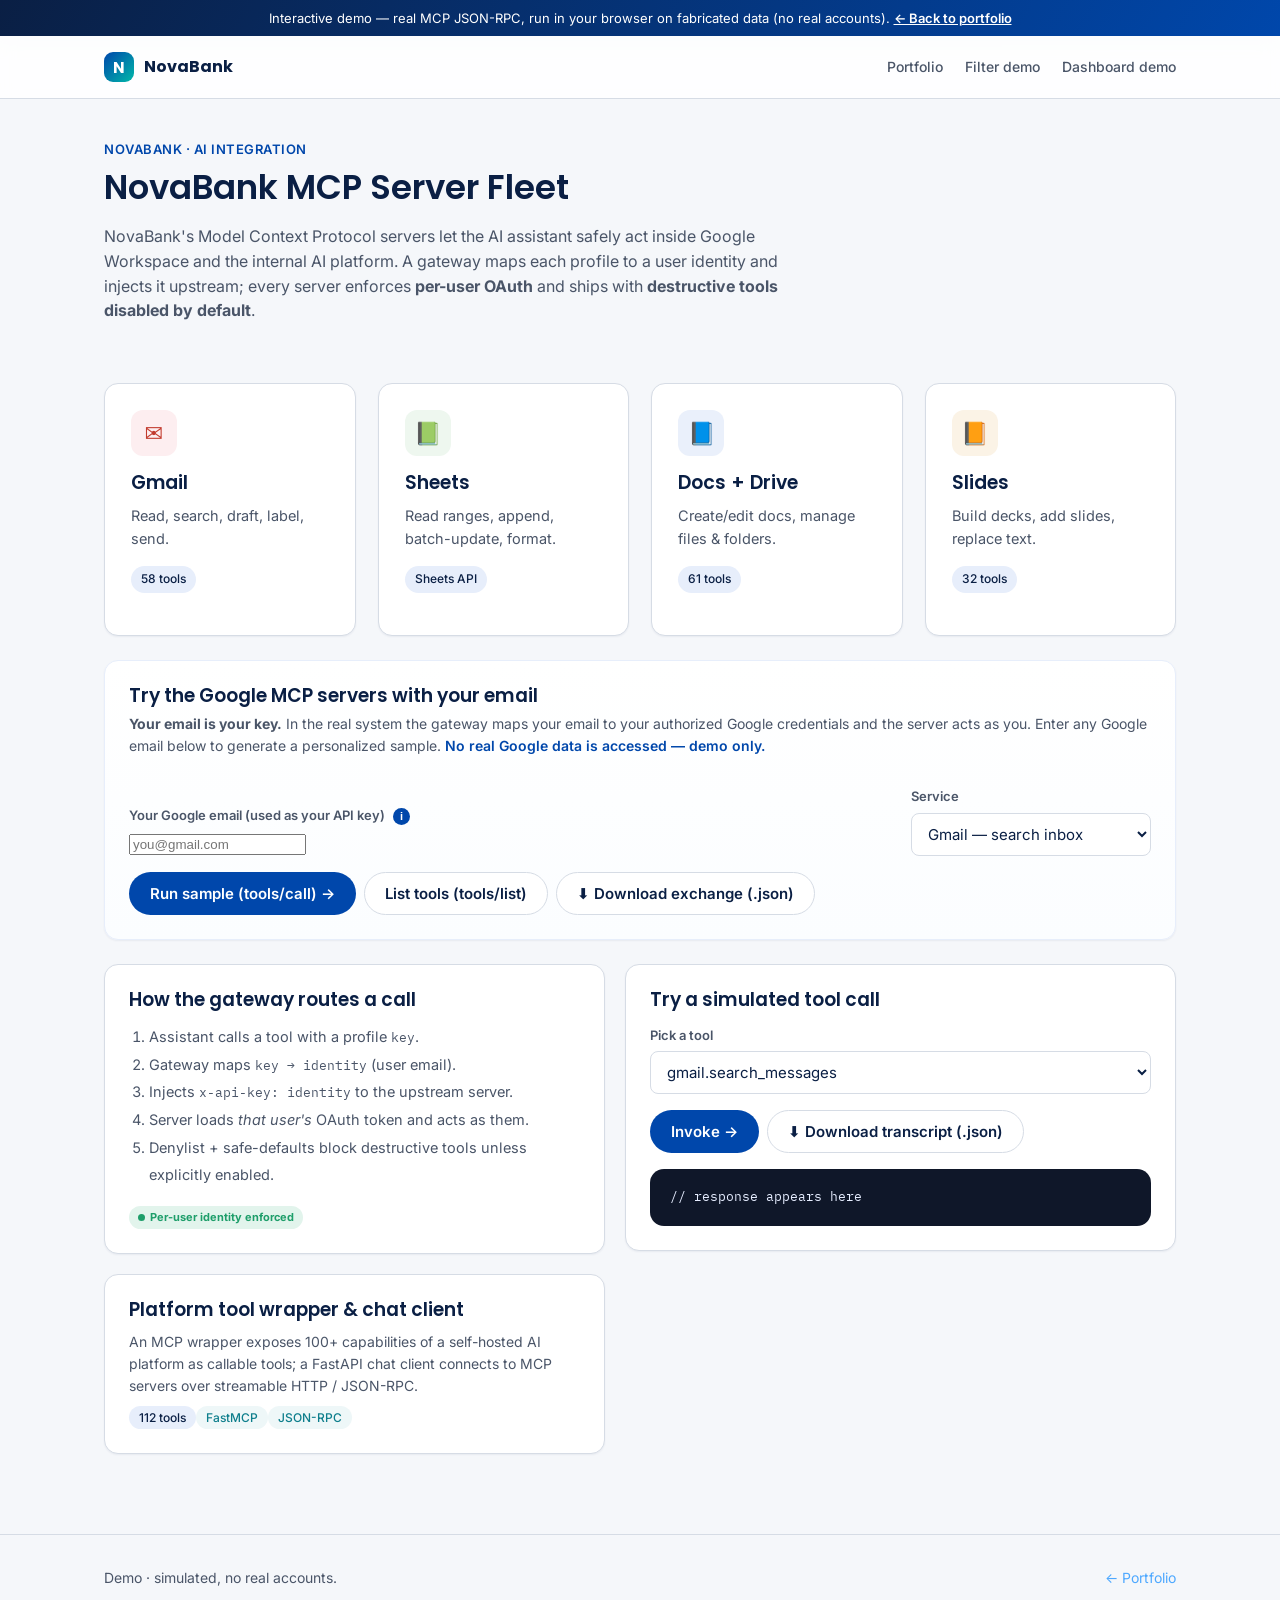
<file: demo-mcp.html>
<!DOCTYPE html>
<html lang="en">
<head>
<meta charset="utf-8">
<meta name="viewport" content="width=device-width, initial-scale=1">
<title>Demo · MCP Server Fleet</title>
<link rel="preconnect" href="https://fonts.googleapis.com">
<link href="https://fonts.googleapis.com/css2?family=Poppins:wght@500;600;700&family=Inter:wght@400;500;600&family=Public+Sans:wght@400;500;600&family=IBM+Plex+Mono:wght@400;500&display=swap" rel="stylesheet">
<link rel="stylesheet" href="styles.css">
<script src="mock-mcp.js"></script>
<style>
  .info-wrap{position:relative;display:inline-block}
  .info-btn{width:17px;height:17px;border-radius:50%;border:none;background:var(--blue);color:#fff;font-size:11px;font-weight:700;cursor:pointer;line-height:17px;padding:0;margin-left:5px;font-style:normal;vertical-align:middle}
  .popover{display:none;position:absolute;top:24px;left:0;z-index:40;width:280px;background:#fff;border:1px solid var(--border);border-radius:12px;box-shadow:var(--shadow);padding:14px 16px;font-size:12.5px;font-weight:400;color:var(--ink);text-transform:none;letter-spacing:normal;line-height:1.5}
  .popover.show{display:block;animation:pop .12s ease}
  .popover::before{content:"";position:absolute;top:-6px;left:14px;width:10px;height:10px;background:#fff;border-left:1px solid var(--border);border-top:1px solid var(--border);transform:rotate(45deg)}
  @keyframes pop{from{opacity:0;transform:translateY(-4px)}to{opacity:1;transform:none}}
  .note{font-size:12.5px;color:var(--muted);margin-top:10px}
</style>
</head>
<body>

<div class="demo-banner">Interactive demo — real MCP JSON-RPC, run in your browser on fabricated data (no real accounts). <a href="https://larouxantech.com/">← Back to portfolio</a></div>

<nav class="nav">
  <div class="wrap">
    <div class="brand"><span class="mark">N</span> NovaBank</div>
    <div class="nav-links"><a href="https://larouxantech.com/">Portfolio</a><a href="demo-spreadsheet-filter.html">Filter demo</a><a href="demo-dashboard.html">Dashboard demo</a></div>
  </div>
</nav>

<header class="demo-head">
  <div class="wrap">
    <div class="tag">NovaBank · AI integration</div>
    <h1>NovaBank MCP Server Fleet</h1>
    <p>NovaBank's Model Context Protocol servers let the AI assistant safely act inside Google Workspace and the internal AI platform. A gateway maps each profile to a user identity and injects it upstream; every server enforces <strong>per-user OAuth</strong> and ships with <strong>destructive tools disabled by default</strong>.</p>
  </div>
</header>

<main class="wrap" style="padding-bottom:40px">

  <!-- server cards -->
  <div class="grid" style="grid-template-columns:repeat(auto-fill,minmax(220px,1fr))">
    <div class="card"><div class="ico" style="background:#fdeef0;color:#c23b2e">✉️</div><h3>Gmail</h3><p>Read, search, draft, label, send.</p><div class="meta"><span class="chip">58 tools</span></div></div>
    <div class="card"><div class="ico" style="background:#eef7ef;color:#1e9e6a">📗</div><h3>Sheets</h3><p>Read ranges, append, batch-update, format.</p><div class="meta"><span class="chip">Sheets API</span></div></div>
    <div class="card"><div class="ico" style="background:#eaf0fb;color:#2451b8">📘</div><h3>Docs + Drive</h3><p>Create/edit docs, manage files & folders.</p><div class="meta"><span class="chip">61 tools</span></div></div>
    <div class="card"><div class="ico" style="background:#fbf3e6;color:#c9821b">📙</div><h3>Slides</h3><p>Build decks, add slides, replace text.</p><div class="meta"><span class="chip">32 tools</span></div></div>
  </div>

  <!-- Try with your Google email -->
  <div class="panel panel-pad" style="margin-top:24px;border:1px solid var(--blue-soft);background:linear-gradient(180deg,#ffffff,#fbfdff)">
    <h3 style="margin-bottom:6px">Try the Google MCP servers with your email</h3>
    <p style="color:var(--muted);font-size:14px;margin:0 0 16px"><b>Your email is your key.</b> In the real system the gateway maps your email to your authorized Google credentials and the server acts as you. Enter any Google email below to generate a personalized sample. <span style="color:var(--blue);font-weight:600">No real Google data is accessed — demo only.</span></p>

    <div class="row" style="gap:16px;align-items:flex-end">
      <div class="col" style="min-width:240px">
        <label class="fld">Your Google email (used as your API key)
          <span class="info-wrap">
            <button class="info-btn" onclick="togglePop(event)" aria-label="How this works">i</button>
            <span class="popover" id="pop" onclick="event.stopPropagation()">
              <b>How to use this demo</b>
              <ol style="margin:8px 0 0;padding-left:18px">
                <li>Type your Google email — it acts as your <span class="mono">x-api-key</span> identity.</li>
                <li>Pick a service (Gmail, Docs, Sheets, Slides).</li>
                <li>Click <b>Run sample</b> — the client sends a real <span class="mono">tools/call</span> and shows the JSON-RPC.</li>
                <li>Click <b>List tools</b> to see the server's <span class="mono">tools/list</span> schema.</li>
              </ol>
              <div style="margin-top:8px;color:var(--muted)">This is a simulation — no real Google account is connected and nothing is stored.</div>
            </span>
          </span>
        </label>
        <input type="email" id="gmail" placeholder="you@gmail.com" oninput="resetG()">
      </div>
      <div class="col" style="min-width:210px;flex:0 0 auto">
        <label class="fld">Service</label>
        <select id="svc" onchange="resetG()">
          <option value="gmail">Gmail — search inbox</option>
          <option value="docs">Docs — create a document</option>
          <option value="sheets">Sheets — append a row</option>
          <option value="slides">Slides — build a deck</option>
        </select>
      </div>
    </div>

    <div style="display:flex;gap:8px;margin-top:16px;flex-wrap:wrap">
      <button class="btn btn-primary" onclick="runG()">Run sample (tools/call) →</button>
      <button class="btn btn-ghost" onclick="listToolsG()">List tools (tools/list)</button>
      <button class="btn btn-ghost" onclick="dlG()">⬇ Download exchange (.json)</button>
    </div>
    <div class="codeblock" id="gout" style="margin-top:16px;display:none"></div>
    <div class="note" id="gnote" style="display:none"></div>
  </div>

  <div class="row" style="margin-top:24px">
    <!-- gateway flow -->
    <div class="col">
      <div class="panel panel-pad">
        <h3 style="margin-bottom:12px">How the gateway routes a call</h3>
        <ol style="color:var(--muted);font-size:14.5px;line-height:1.9;padding-left:20px;margin:0">
          <li>Assistant calls a tool with a profile <span class="mono">key</span>.</li>
          <li>Gateway maps <span class="mono">key → identity</span> (user email).</li>
          <li>Injects <span class="mono">x-api-key: identity</span> to the upstream server.</li>
          <li>Server loads <em>that user's</em> OAuth token and acts as them.</li>
          <li>Denylist + safe-defaults block destructive tools unless explicitly enabled.</li>
        </ol>
        <div style="margin-top:14px"><span class="badge-live">Per-user identity enforced</span></div>
      </div>

      <div class="panel panel-pad" style="margin-top:20px" id="wrapper">
        <h3 style="margin-bottom:10px">Platform tool wrapper & chat client</h3>
        <p style="color:var(--muted);font-size:14px;margin:0 0 8px">An MCP wrapper exposes 100+ capabilities of a self-hosted AI platform as callable tools; a FastAPI chat client connects to MCP servers over streamable HTTP / JSON-RPC.</p>
        <div class="meta"><span class="chip">112 tools</span><span class="chip alt">FastMCP</span><span class="chip alt">JSON-RPC</span></div>
      </div>
    </div>

    <!-- simulated tool call -->
    <div class="col" style="flex:1.1">
      <div class="panel panel-pad">
        <h3 style="margin-bottom:10px">Try a simulated tool call</h3>
        <label class="fld">Pick a tool</label>
        <select id="tool" onchange="reset()">
          <option value="search">gmail.search_messages</option>
          <option value="append">sheets.append_row</option>
          <option value="delete">drive.delete_file ⚠️ (destructive)</option>
        </select>
        <div style="display:flex;gap:8px;margin-top:16px;flex-wrap:wrap">
          <button class="btn btn-primary" onclick="callTool()">Invoke →</button>
          <button class="btn btn-ghost" onclick="dlTranscript()">⬇ Download transcript (.json)</button>
        </div>
        <div class="codeblock" id="out" style="margin-top:16px">// response appears here</div>
      </div>
    </div>
  </div>
</main>

<footer><div class="wrap"><div>Demo · simulated, no real accounts.</div><div><a href="https://larouxantech.com/">← Portfolio</a></div></div></footer>

<script>
// ---------- Try the Google MCP servers with your email ----------
function togglePop(e){ e.stopPropagation(); document.getElementById('pop').classList.toggle('show'); }
document.addEventListener('click', ()=>{ const p=document.getElementById('pop'); if(p) p.classList.remove('show'); });
function esc(s){ return String(s).replace(/&/g,'&amp;').replace(/</g,'&lt;').replace(/>/g,'&gt;'); }
function validEmail(s){ return /^[^@\s]+@[^@\s]+\.[^@\s]+$/.test(s); }
function svcLabel(){ return document.getElementById('svc').selectedOptions[0].text; }

let lastExchange = null;
function fmtExchange(topComment, request, response){
  return `<span class="c">${topComment}</span>\n` +
    `<span class="c">// → request</span>\n` + esc(JSON.stringify(request, null, 2)) + `\n\n` +
    `<span class="c">// ← response</span>\n` + esc(JSON.stringify(response, null, 2));
}
function resetG(){
  document.getElementById('gout').style.display='none';
  document.getElementById('gnote').style.display='none';
  lastExchange = null;
}
function runG(){
  const email=document.getElementById('gmail').value.trim();
  const svc=document.getElementById('svc').value;
  const out=document.getElementById('gout'); out.style.display='block';
  if(!validEmail(email)){ out.innerHTML='<span class="c">// enter a valid Google email above — it is sent as the x-api-key identity</span>'; lastExchange=null; document.getElementById('gnote').style.display='none'; return; }
  const tool = MockMCP.primaryTool(svc);
  const args = MockMCP.sampleArgs(svc, email);
  const request = MockMCP.rpcRequest('tools/call', { name: tool, arguments: args });
  const result = MockMCP.callTool(tool, args, email);
  const response = MockMCP.rpcResponse(request.id, result);
  lastExchange = { transport:'streamable-http', headers:{ 'x-api-key': email }, request, response };
  out.innerHTML = fmtExchange(`// POST /mcp   x-api-key: ${esc(email)}   (your email = your key)`, request, response);
  const n=document.getElementById('gnote'); n.style.display='block';
  n.innerHTML = result.isError
    ? '🛡️ Blocked by the safe-defaults policy — destructive tools are off by default.'
    : '✅ <span class="mono">'+esc(tool)+'</span> executed as <b>'+esc(email)+'</b> — simulated in-browser, fabricated data.';
}
function listToolsG(){
  const svc=document.getElementById('svc').value;
  const email=document.getElementById('gmail').value.trim() || 'you@gmail.com';
  const out=document.getElementById('gout'); out.style.display='block';
  const request = MockMCP.rpcRequest('tools/list', {});
  const response = MockMCP.rpcResponse(request.id, { tools: MockMCP.TOOLS[svc] });
  lastExchange = { headers:{ 'x-api-key': email }, request, response };
  out.innerHTML = fmtExchange(`// POST /mcp   x-api-key: ${esc(email)}`, request, response);
  const cnt = MockMCP.COUNTS[svc];
  const n=document.getElementById('gnote'); n.style.display='block';
  n.innerHTML = 'Showing a representative subset — the real '+svc+' server exposes '+(typeof cnt==='number'? cnt+' tools':'its full toolset')+'.';
}
function dlG(){
  if(!lastExchange){ alert('Run a sample or list tools first.'); return; }
  const blob=new Blob([JSON.stringify({ note:'DEMO — in-browser MCP JSON-RPC exchange, fabricated data', ...lastExchange }, null, 2)],{type:'application/json'});
  const a=document.createElement('a'); a.href=URL.createObjectURL(blob);
  a.download='mcp-exchange-'+document.getElementById('svc').value+'-demo.json'; document.body.appendChild(a); a.click();
  setTimeout(()=>{URL.revokeObjectURL(a.href); a.remove();},1500);
}

function reset(){ document.getElementById('out').innerHTML='// response appears here'; }
function callTool(){
  const sel=document.getElementById('tool').value;
  const map={
    search:{ name:'gmail.search_messages', args:{ query:'subject:statement', maxResults:5 } },
    append:{ name:'sheets.append_row',     args:{ spreadsheetId:'1Recon', range:'Sheet1!A:D', values:[['2025-03-26','NovaBank','SETTLED',1850.00]] } },
    delete:{ name:'drive.delete_file',     args:{ fileId:'demo123' } },
  };
  const m=map[sel];
  const request = MockMCP.rpcRequest('tools/call', { name:m.name, arguments:m.args });
  const result = MockMCP.callTool(m.name, m.args, 'user@example.com');
  const response = MockMCP.rpcResponse(request.id, result);
  const top = result.isError ? '// 🛡️ destructive tool blocked by safe-defaults policy' : '// POST /mcp  x-api-key: user@example.com';
  document.getElementById('out').innerHTML =
    `<span class="c">${top}</span>\n<span class="c">// → request</span>\n`+esc(JSON.stringify(request,null,2))+
    `\n\n<span class="c">// ← response</span>\n`+esc(JSON.stringify(response,null,2));
}
function dlTranscript(){
  const t = document.getElementById('tool').value;
  const transcript = {
    note: 'DEMO transcript — simulated MCP tool calls, sample data only',
    profile: 'demo-profile',
    resolvedIdentity: 'user@example.com',
    calls: [
      { tool:'gmail.search_messages', args:{query:'subject:statement'}, ok:true, result:{matches:3} },
      { tool:'sheets.append_row', args:{range:'Sheet1!A:D'}, ok:true, result:{updatedRange:'Sheet1!A42:D42'} },
      { tool:'drive.delete_file', args:{fileId:'demo123'}, ok:false, blockedBy:'safe-defaults', reason:'destructive tool off by default' },
    ],
    invokedNow: t,
    generatedBy: 'portfolio demo (client-side)'
  };
  const blob = new Blob([JSON.stringify(transcript,null,2)], {type:'application/json'});
  const a=document.createElement('a'); a.href=URL.createObjectURL(blob);
  a.download='mcp-tool-transcript-demo.json'; document.body.appendChild(a); a.click();
  setTimeout(()=>{URL.revokeObjectURL(a.href); a.remove();},1500);
}
</script>
</body>
</html>
</file>
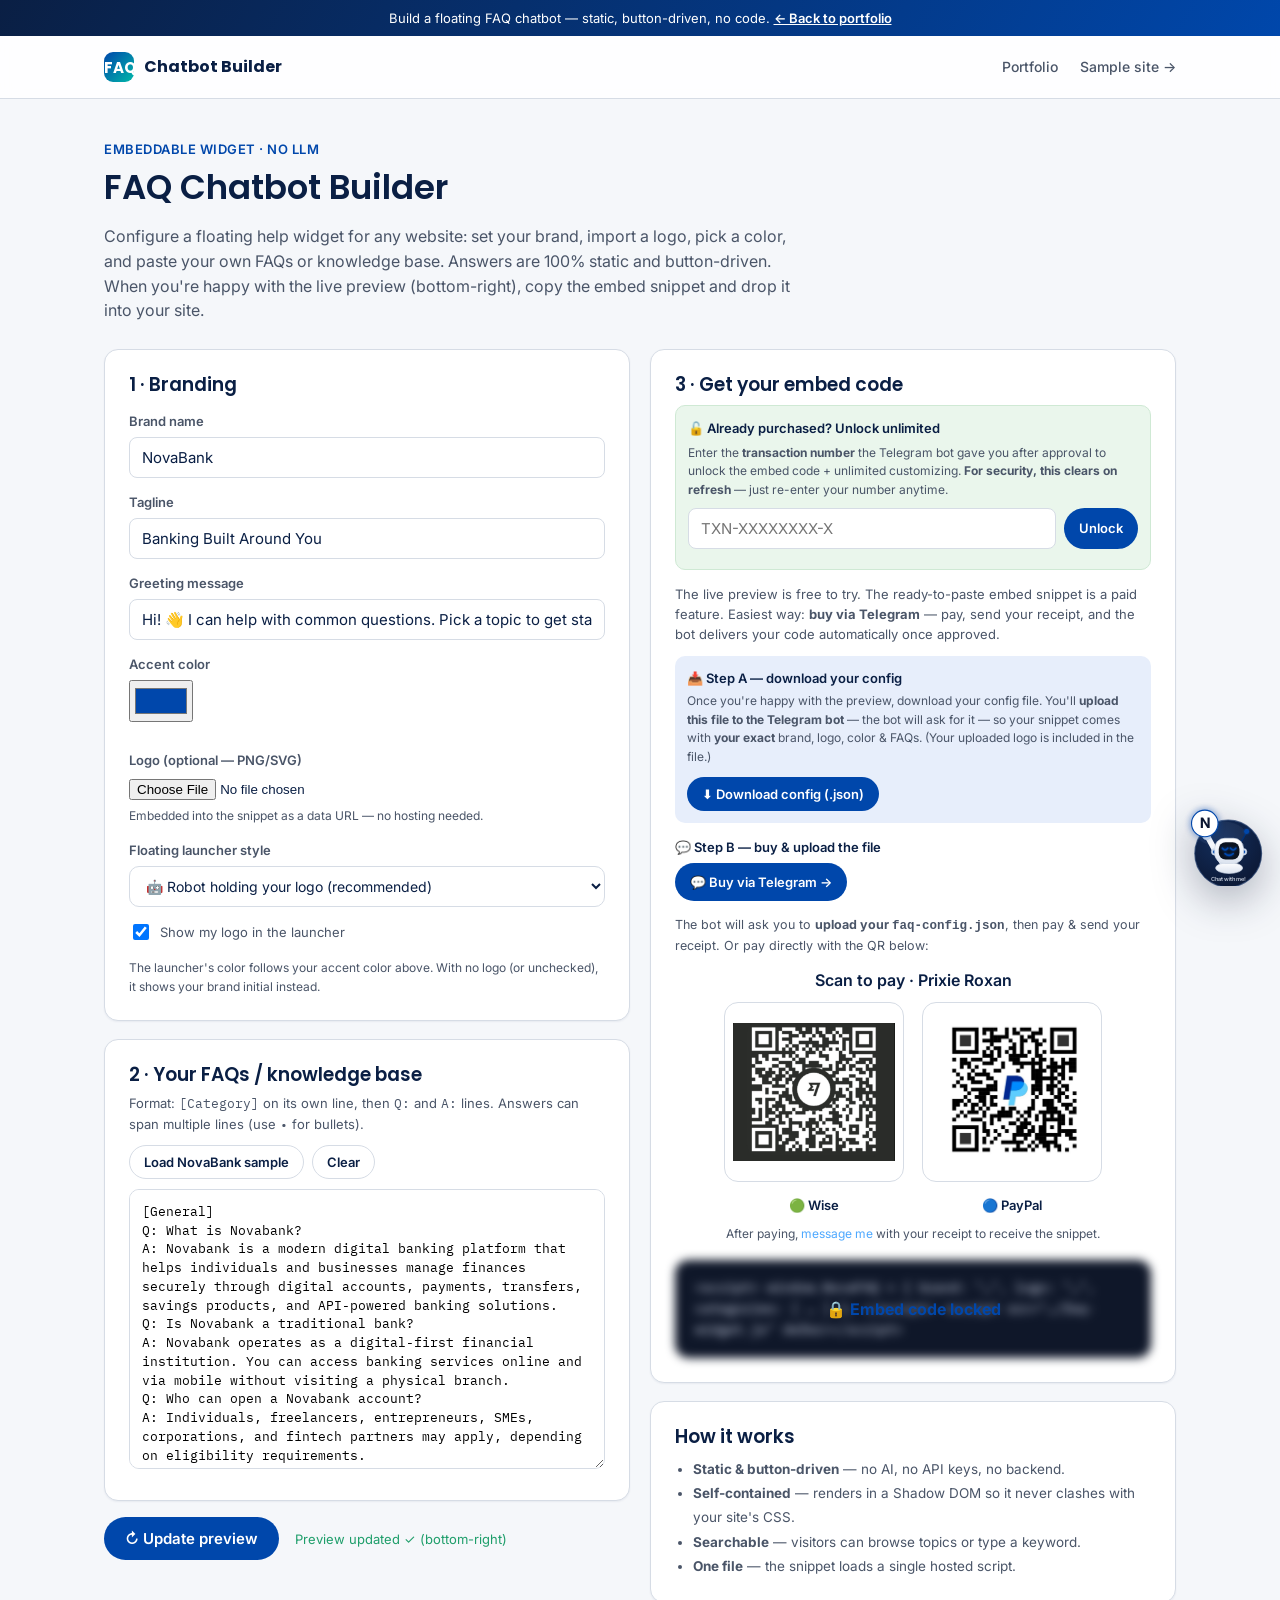
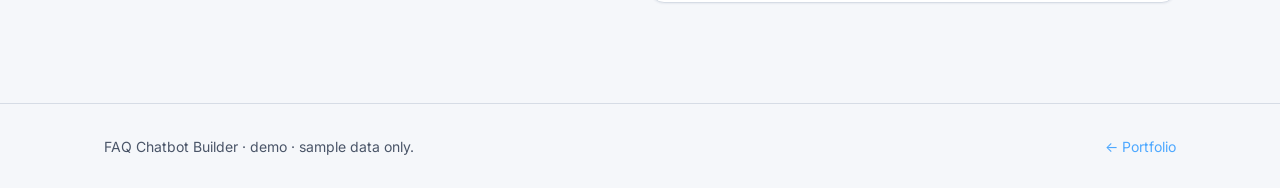
<file: faq-builder.html>
<!DOCTYPE html>
<html lang="en">
<head>
<meta charset="utf-8">
<meta name="viewport" content="width=device-width, initial-scale=1">
<title>FAQ Chatbot Builder · embeddable widget</title>
<link rel="preconnect" href="https://fonts.googleapis.com">
<link href="https://fonts.googleapis.com/css2?family=Poppins:wght@500;600;700&family=Inter:wght@400;500;600&family=IBM+Plex+Mono:wght@400;500&display=swap" rel="stylesheet">
<link rel="stylesheet" href="styles.css">
<script>window.NOVA_FAQ_NO_AUTOINIT = true;</script>
<script src="faq-widget.js"></script>
</head>
<body>

<div class="demo-banner">Build a floating FAQ chatbot — static, button-driven, no code. <a href="https://larouxantech.com/">← Back to portfolio</a></div>

<nav class="nav">
  <div class="wrap">
    <div class="brand"><span class="mark">FAQ</span> Chatbot Builder</div>
    <div class="nav-links"><a href="https://larouxantech.com/">Portfolio</a><a href="faq-demo-site.html">Sample site →</a></div>
  </div>
</nav>

<header class="demo-head">
  <div class="wrap">
    <div class="tag">Embeddable widget · no LLM</div>
    <h1>FAQ Chatbot Builder</h1>
    <p>Configure a floating help widget for any website: set your brand, import a logo, pick a color, and paste your own FAQs or knowledge base. Answers are 100% static and button-driven. When you're happy with the live preview (bottom-right), copy the embed snippet and drop it into your site.</p>
  </div>
</header>

<main class="wrap" style="padding-bottom:60px">
  <div class="row">
    <!-- LEFT: configure -->
    <div class="col">
      <div class="panel panel-pad">
        <h3 style="margin-bottom:12px">1 · Branding</h3>
        <label class="fld">Brand name</label>
        <input type="text" id="brand" value="NovaBank">
        <label class="fld">Tagline</label>
        <input type="text" id="tagline" value="Banking Built Around You">
        <label class="fld">Greeting message</label>
        <input type="text" id="greeting" value="Hi! 👋 I can help with common questions. Pick a topic to get started.">
        <div class="row" style="gap:14px">
          <div class="col" style="flex:0 0 auto">
            <label class="fld">Accent color</label>
            <input type="color" id="accent" value="#0047AB" style="width:64px;height:42px;padding:3px">
          </div>
          <div class="col">
            <label class="fld">Logo (optional — PNG/SVG)</label>
            <input type="file" id="logofile" accept="image/*">
            <div class="note" id="logonote" style="font-size:12px;color:var(--muted);margin-top:6px">Embedded into the snippet as a data URL — no hosting needed.</div>
          </div>
        </div>

        <label class="fld" style="margin-top:14px">Floating launcher style</label>
        <div class="row" style="gap:14px;align-items:flex-end">
          <div class="col">
            <select id="launcher" onchange="apply()" style="width:100%;padding:10px 12px;border:1px solid var(--border);border-radius:10px;font-size:14px;background:#fff">
              <option value="robot">🤖 Robot holding your logo (recommended)</option>
              <option value="logo">💠 Logo chat bubble (your logo as the button)</option>
              <option value="chat">💬 Classic chat bubble</option>
            </select>
          </div>
          <div class="col" style="flex:0 0 auto">
            <label style="display:flex;align-items:center;gap:8px;font-size:13px;color:var(--muted);cursor:pointer;padding-bottom:10px">
              <input type="checkbox" id="holdlogo" checked onchange="apply()" style="width:16px;height:16px">
              Show my logo in the launcher
            </label>
          </div>
        </div>
        <div class="note" style="font-size:12px;color:var(--muted);margin-top:6px">The launcher's color follows your accent color above. With no logo (or unchecked), it shows your brand initial instead.</div>
      </div>

      <div class="panel panel-pad" style="margin-top:18px">
        <h3 style="margin-bottom:6px">2 · Your FAQs / knowledge base</h3>
        <p style="color:var(--muted);font-size:13px;margin:0 0 10px">Format: <span class="mono">[Category]</span> on its own line, then <span class="mono">Q:</span> and <span class="mono">A:</span> lines. Answers can span multiple lines (use <span class="mono">•</span> for bullets).</p>
        <div style="display:flex;gap:8px;margin-bottom:10px;flex-wrap:wrap">
          <button class="btn btn-ghost btn-sm" onclick="loadSample()">Load NovaBank sample</button>
          <button class="btn btn-ghost btn-sm" onclick="clearFaqs()">Clear</button>
        </div>
        <textarea id="faqs" spellcheck="false" style="width:100%;height:280px;font-family:var(--font-mono);font-size:12.5px;padding:12px;border:1px solid var(--border);border-radius:10px;line-height:1.5"></textarea>
      </div>

      <button class="btn btn-primary" style="margin-top:16px" onclick="apply()">↻ Update preview</button>
      <span id="status" style="margin-left:12px;color:var(--success);font-size:13px"></span>
    </div>

    <!-- RIGHT: embed code -->
    <div class="col">
      <div class="panel panel-pad">
        <h3 style="margin-bottom:8px">3 · Get your embed code</h3>

        <!-- license unlock -->
        <div style="background:#eaf6ec;border:1px solid #cfe9d4;border-radius:10px;padding:12px;margin-bottom:14px">
          <div style="font-weight:600;font-size:13px;margin-bottom:6px">🔓 Already purchased? Unlock unlimited</div>
          <div style="font-size:12px;color:var(--muted);margin-bottom:8px">Enter the <b>transaction number</b> the Telegram bot gave you after approval to unlock the embed code + unlimited customizing. <b>For security, this clears on refresh</b> — just re-enter your number anytime.</div>
          <div style="display:flex;gap:8px;flex-wrap:wrap">
            <input type="text" id="txninput" placeholder="TXN-XXXXXXXX-X" style="flex:1;min-width:160px;text-transform:uppercase">
            <button class="btn btn-primary btn-sm" onclick="unlockTxn()">Unlock</button>
          </div>
          <div id="txnmsg" style="font-size:12.5px;margin-top:8px"></div>
        </div>

        <!-- UNLOCKED view -->
        <div id="unlockedview" style="display:none">
          <div class="badge-live" style="margin-bottom:10px">✓ Licensed — unlimited access</div>
          <p style="color:var(--muted);font-size:13px;margin:0 0 10px">Paste this just before <span class="mono">&lt;/body&gt;</span> on any page. Re-customize and re-copy as often as you like.</p>
          <div style="display:flex;gap:8px;flex-wrap:wrap">
            <button class="btn btn-primary btn-sm" onclick="copyEmbed()">📋 Copy embed code</button>
            <button class="btn btn-ghost btn-sm" onclick="saveToTxn()">💾 Save changes to my TXN</button>
            <button class="btn btn-ghost btn-sm" onclick="downloadCfg()">⬇ Download config (.json)</button>
            <span id="embcopied" style="color:var(--success);font-size:12px;align-self:center"></span>
          </div>
          <div style="font-size:11.5px;color:var(--muted);margin-top:6px">Edited your FAQs/brand? Tap <b>Save changes to my TXN</b> — next time you open your link, it loads the updated version.</div>
          <div class="codeblock" id="embedout" style="margin-top:12px;max-height:340px;overflow:auto;white-space:pre-wrap;word-break:break-all"></div>
        </div>

        <!-- LOCKED view (pay flow) -->
        <div id="lockedview">
        <p style="color:var(--muted);font-size:13px;margin:0 0 12px">The live preview is free to try. The ready-to-paste embed snippet is a paid feature. Easiest way: <b>buy via Telegram</b> — pay, send your receipt, and the bot delivers your code automatically once approved.</p>

        <div style="background:var(--blue-soft);border-radius:10px;padding:12px;margin-bottom:14px">
          <div style="font-weight:600;font-size:13px;margin-bottom:4px">📥 Step A — download your config</div>
          <div style="font-size:12px;color:var(--muted);margin-bottom:10px">Once you're happy with the preview, download your config file. You'll <b>upload this file to the Telegram bot</b> — the bot will ask for it — so your snippet comes with <b>your exact</b> brand, logo, color &amp; FAQs. (Your uploaded logo is included in the file.)</div>
          <button class="btn btn-primary btn-sm" onclick="downloadCfg()">⬇ Download config (.json)</button>
          <span id="cfgcopied" style="margin-left:8px;color:var(--success);font-size:12px"></span>
        </div>

        <div style="font-weight:600;font-size:13px;margin-bottom:6px">💬 Step B — buy &amp; upload the file</div>
        <a class="btn btn-primary btn-sm" style="margin-bottom:14px" href="https://t.me/LaRoux_paywall_bot?start=buy" target="_blank" rel="noopener">💬 Buy via Telegram →</a>
        <p style="color:var(--muted);font-size:12.5px;margin:0 0 12px">The bot will ask you to <b>upload your <code>faq-config.json</code></b>, then pay &amp; send your receipt. Or pay directly with the QR below:</p>
        <div style="text-align:center;font-weight:600;margin:4px 0 2px">Scan to pay · Prixie Roxan</div>
        <div style="display:flex;gap:18px;justify-content:center;flex-wrap:wrap;margin:10px 0 2px">
          <div style="text-align:center">
            <img id="wiseqr" src="wise-qr.png" alt="Wise QR"
                 style="width:180px;height:180px;object-fit:contain;border:1px solid var(--border);border-radius:14px;background:#fff;padding:8px"
                 onerror="this.style.display='none';document.getElementById('wiseph').style.display='grid'">
            <div id="wiseph" style="display:none;width:180px;height:180px;border:2px dashed var(--border);border-radius:14px;place-items:center;color:var(--muted);font-size:11.5px;text-align:center;padding:12px">Add<br><span class="mono">wise-qr.png</span></div>
            <div style="font-weight:600;margin-top:6px;font-size:13px">🟢 Wise</div>
          </div>
          <div style="text-align:center">
            <img id="ppqr" src="paypal-qr.png" alt="PayPal QR"
                 style="width:180px;height:180px;object-fit:contain;border:1px solid var(--border);border-radius:14px;background:#fff;padding:8px"
                 onerror="this.style.display='none';document.getElementById('ppph').style.display='grid'">
            <div id="ppph" style="display:none;width:180px;height:180px;border:2px dashed var(--border);border-radius:14px;place-items:center;color:var(--muted);font-size:11.5px;text-align:center;padding:12px">Add<br><span class="mono">paypal-qr.png</span></div>
            <div style="font-weight:600;margin-top:6px;font-size:13px">🔵 PayPal</div>
          </div>
        </div>
        <div style="font-size:12px;color:var(--muted);margin-top:10px;text-align:center">After paying, <a href="https://calendly.com/prixieroxanbooc/30min" target="_blank" rel="noopener">message me</a> with your receipt to receive the snippet.</div>
        <div style="position:relative;margin-top:16px">
          <div class="codeblock" style="filter:blur(5px);user-select:none;pointer-events:none;max-height:140px;overflow:hidden">&lt;script&gt;
  window.NovaFAQ = { brand: "…", logo: "…", categories: [ … ] };
&lt;/script&gt;
&lt;script src="…/faq-widget.js" defer&gt;&lt;/script&gt;</div>
          <div style="position:absolute;inset:0;display:grid;place-items:center;font-weight:700;color:var(--blue)">🔒 Embed code locked</div>
        </div>
        </div><!-- /lockedview -->
      </div>

      <div class="panel panel-pad" style="margin-top:18px">
        <h3 style="margin-bottom:8px">How it works</h3>
        <ul style="color:var(--muted);font-size:13.5px;line-height:1.8;padding-left:18px;margin:0">
          <li><b>Static & button-driven</b> — no AI, no API keys, no backend.</li>
          <li><b>Self-contained</b> — renders in a Shadow DOM so it never clashes with your site's CSS.</li>
          <li><b>Searchable</b> — visitors can browse topics or type a keyword.</li>
          <li><b>One file</b> — the snippet loads a single hosted script.</li>
        </ul>
      </div>
    </div>
  </div>
</main>

<footer><div class="wrap"><div>FAQ Chatbot Builder · demo · sample data only.</div><div><a href="https://larouxantech.com/">← Portfolio</a></div></div></footer>

<script>
const WIDGET_URL = 'https://prixieroxanbooc.github.io/portfolio/faq-widget.js';
// Paywall uses two QR image files in this repo: wise-qr.png and paypal-qr.png
let logoDataUrl = null;

// ---- format <-> config ----
function serialize(cfg){
  return cfg.categories.map(c =>
    '['+c.name+']\n' + c.items.map(it => 'Q: '+it.q+'\nA: '+it.a.replace(/\n/g,'\n   ')).join('\n')
  ).join('\n\n');
}
function parseFaqs(text){
  const cats = []; let cur = null, q = null, abuf = null;
  const flush = () => { if(cur && q!=null){ cur.items.push({q:q.trim(), a:(abuf||'').trim()}); } q=null; abuf=null; };
  text.split(/\r?\n/).forEach(raw => {
    const line = raw;
    const m = line.match(/^\s*\[(.+)\]\s*$/);
    if(m){ flush(); cur={name:m[1].trim(), items:[]}; cats.push(cur); return; }
    const mq = line.match(/^\s*Q:\s?(.*)$/i);
    if(mq){ flush(); q=mq[1]; abuf=''; return; }
    const ma = line.match(/^\s*A:\s?(.*)$/i);
    if(ma){ abuf=ma[1]; return; }
    if(q!=null && line.trim()!==''){ abuf += (abuf?'\n':'') + line.trim(); }
  });
  flush();
  return cats.filter(c => c.items.length);
}
function currentConfig(){
  return {
    brand: document.getElementById('brand').value || 'Brand',
    tagline: document.getElementById('tagline').value,
    greeting: document.getElementById('greeting').value,
    accent: document.getElementById('accent').value,
    logo: logoDataUrl,
    launcher: document.getElementById('launcher').value,
    showLogoInLauncher: document.getElementById('holdlogo').checked,
    categories: parseFaqs(document.getElementById('faqs').value),
  };
}

function apply(){
  const cfg = currentConfig();
  if(!cfg.categories.length){ document.getElementById('status').textContent='Add at least one [Category] with Q:/A:'; return; }
  window.NovaFAQWidget.init(cfg);
  document.getElementById('status').textContent='Preview updated ✓ (bottom-right)';
  setTimeout(()=>document.getElementById('status').textContent='',2500);
  refreshEmbed();
}

// ---- license / transaction-number unlock (in-memory only; cleared on refresh) ----
let licensedCode = '';   // NOT persisted — a browser refresh re-locks; user must re-enter the TXN
function validTxn(code){
  const m = /^TXN-([0-9A-Z]{8})-([0-9A-Z])$/.exec(String(code||'').trim().toUpperCase());
  if(!m) return false;
  const chars = '0123456789ABCDEFGHIJKLMNOPQRSTUVWXYZ';
  let sum=0; for(const c of m[1]) sum += c.charCodeAt(0);
  return chars[sum%36] === m[2];
}
function isLicensed(){ return validTxn(licensedCode); }
// Set to your Apps Script /exec URL to verify transaction numbers against the Google Sheet.
// Leave blank to fall back to local checksum-only validation.
const SHEET_VERIFY_URL = 'https://script.google.com/macros/s/AKfycbzuN9i-WbRSMQCiuhqyCjZCZ7jbjRekRtTSH7lzzybLRdA3m1f5SMKlw4Dx8EIP78mo/exec';
// returns Promise<{valid, brand?, config?}>
function verifyTxnServer(code){
  return new Promise(resolve=>{
    if(!SHEET_VERIFY_URL){ resolve(validTxn(code) ? {valid:true} : {valid:false}); return; }
    const cb='cb_'+Math.floor(Math.random()*1e9);
    const s=document.createElement('script'); let done=false;
    function cleanup(){ try{ delete window[cb]; }catch(e){ window[cb]=undefined; } if(s.parentNode) s.remove(); }
    window[cb]=(res)=>{ if(done) return; done=true; resolve(res||{valid:false}); cleanup(); };
    s.onerror=()=>{ if(done) return; done=true; resolve({valid:false}); cleanup(); };
    setTimeout(()=>{ if(done) return; done=true; resolve({valid:false}); cleanup(); }, 8000);
    s.src=SHEET_VERIFY_URL+(SHEET_VERIFY_URL.indexOf('?')>-1?'&':'?')+'txn='+encodeURIComponent(code)+'&callback='+cb;
    document.body.appendChild(s);
  });
}
// load a saved config into the builder fields (so the embed code reflects the buyer's exact setup)
function loadConfigIntoBuilder(cfg){
  if(!cfg) return;
  if(cfg.brand!=null)    document.getElementById('brand').value = cfg.brand;
  if(cfg.tagline!=null)  document.getElementById('tagline').value = cfg.tagline;
  if(cfg.greeting!=null) document.getElementById('greeting').value = cfg.greeting;
  if(cfg.accent)         document.getElementById('accent').value = cfg.accent;
  if(cfg.launcher)       document.getElementById('launcher').value = cfg.launcher;
  if(cfg.showLogoInLauncher!=null) document.getElementById('holdlogo').checked = !!cfg.showLogoInLauncher;
  logoDataUrl = cfg.logo || null;
  if(Array.isArray(cfg.categories)) document.getElementById('faqs').value = serialize(cfg);
  apply();
}
function buildEmbed(cfg){
  return '<!-- Floating FAQ chatbot — paste just before </body> -->\n<script>\n  window.NovaFAQ = ' +
    JSON.stringify(slimConfig(cfg), null, 2) + ';\n<\/script>\n<script src="' + WIDGET_URL + '" defer><\/script>';
}
function refreshEmbed(){ if(isLicensed()){ const el=document.getElementById('embedout'); if(el) el.textContent = buildEmbed(currentConfig()); } }
function applyLicense(){
  if(!isLicensed()) return;
  const code=licensedCode.toUpperCase();
  document.getElementById('lockedview').style.display='none';
  document.getElementById('unlockedview').style.display='block';
  document.getElementById('txninput').value=code;
  document.getElementById('txnmsg').innerHTML='<span style="color:var(--success)">✓ Unlocked with '+code+'</span>';
  refreshEmbed();
}
async function applyTxn(code){
  code=(code||'').trim().toUpperCase();
  const msg=document.getElementById('txnmsg');
  document.getElementById('txninput').value=code;
  if(!validTxn(code)){ msg.innerHTML='<span style="color:var(--danger)">Invalid format — use the TXN-… number the Telegram bot gave you.</span>'; return false; }
  msg.innerHTML='Verifying…';
  const res = await verifyTxnServer(code);
  if(res && res.valid){
    if(res.config){ try{ loadConfigIntoBuilder(typeof res.config==='string' ? JSON.parse(res.config) : res.config); }catch(e){} }
    licensedCode = code; applyLicense(); return true;
  }
  msg.innerHTML='<span style="color:var(--danger)">Transaction number not found. You get one after purchasing via the Telegram bot.</span>';
  return false;
}
function unlockTxn(){ applyTxn(document.getElementById('txninput').value); }
function copyEmbed(){
  navigator.clipboard.writeText(document.getElementById('embedout').textContent).then(()=>{
    const s=document.getElementById('embcopied'); s.textContent='Copied! ✓'; setTimeout(()=>s.textContent='',2000);
  });
}
// save the current builder config back to the buyer's TXN row in the sheet
function saveToTxn(){
  const s=document.getElementById('embcopied');
  if(!isLicensed()){ if(s){ s.textContent='Unlock with your TXN first'; setTimeout(()=>s.textContent='',2500);} return; }
  if(!SHEET_VERIFY_URL){ if(s){ s.textContent='No backend configured'; setTimeout(()=>s.textContent='',2500);} return; }
  let cfg = slimConfig(currentConfig());
  let cfgStr = JSON.stringify(cfg);
  if(cfgStr.length > 45000 && cfg.logo){ delete cfg.logo; cfgStr = JSON.stringify(cfg); }   // keep within a sheet cell
  if(s) s.textContent='Saving…';
  fetch(SHEET_VERIFY_URL, { method:'POST', mode:'no-cors', headers:{'content-type':'text/plain;charset=utf-8'},
    body: JSON.stringify({ action:'update', txn: licensedCode, config: cfgStr }) })
    .then(()=>{ if(s){ s.textContent='Saved to your TXN ✓'; setTimeout(()=>s.textContent='',3000);} })
    .catch(()=>{ if(s){ s.textContent='Save failed — try again'; setTimeout(()=>s.textContent='',3000);} });
}
// The buyer downloads this config (.json) and UPLOADS it to the Telegram bot,
// which returns an embed snippet built from THEIR exact config (brand/logo/color/FAQs).
// Logo is included whether it's a URL or an uploaded image (data URL) — the .json
// file has no size limit like a chat message would.
function slimConfig(cfg){
  const slim = { brand:cfg.brand, tagline:cfg.tagline, accent:cfg.accent, greeting:cfg.greeting, launcher:cfg.launcher, showLogoInLauncher:cfg.showLogoInLauncher, categories:cfg.categories };
  if (cfg.logo) slim.logo = cfg.logo;   // include uploaded logo (data URL) or logo URL
  return slim;
}
function downloadCfg(){
  const cfg = currentConfig();
  if(!cfg.categories.length){ const s=document.getElementById('cfgcopied'); if(s){s.textContent='Add some FAQs first';setTimeout(()=>s.textContent='',2500);} return; }
  const blob = new Blob([JSON.stringify(slimConfig(cfg), null, 2)], {type:'application/json'});
  const a=document.createElement('a'); a.href=URL.createObjectURL(blob); a.download='faq-config.json';
  document.body.appendChild(a); a.click(); setTimeout(()=>{URL.revokeObjectURL(a.href); a.remove();},1500);
  const s=document.getElementById('cfgcopied'); if(s){ s.textContent='Downloaded ✓ — upload this file to the bot'; setTimeout(()=>s.textContent='',4000); }
}
function loadSample(){
  document.getElementById('brand').value = window.NovaFAQWidget.default.brand;
  document.getElementById('tagline').value = window.NovaFAQWidget.default.tagline;
  document.getElementById('greeting').value = window.NovaFAQWidget.default.greeting;
  document.getElementById('accent').value = window.NovaFAQWidget.default.accent;
  document.getElementById('launcher').value = window.NovaFAQWidget.default.launcher || 'robot';
  document.getElementById('holdlogo').checked = window.NovaFAQWidget.default.showLogoInLauncher !== false;
  document.getElementById('faqs').value = serialize(window.NovaFAQWidget.default);
  apply();
}
function clearFaqs(){ document.getElementById('faqs').value=''; }

document.getElementById('logofile').addEventListener('change', e => {
  const f = e.target.files[0]; if(!f) return;
  const r = new FileReader();
  r.onload = () => { logoDataUrl = r.result; document.getElementById('logonote').textContent='Logo loaded ✓'; apply(); };
  r.readAsDataURL(f);
});

// boot with the sample — always starts LOCKED; unlock is per-session (cleared on refresh)
loadSample();
// if opened via the bot's copy link (?txn=...), auto-load that buyer's config + unlock
try {
  const urlTxn = new URLSearchParams(location.search).get('txn');
  if (urlTxn) applyTxn(urlTxn);
} catch(e) {}
</script>
</body>
</html>
</file>
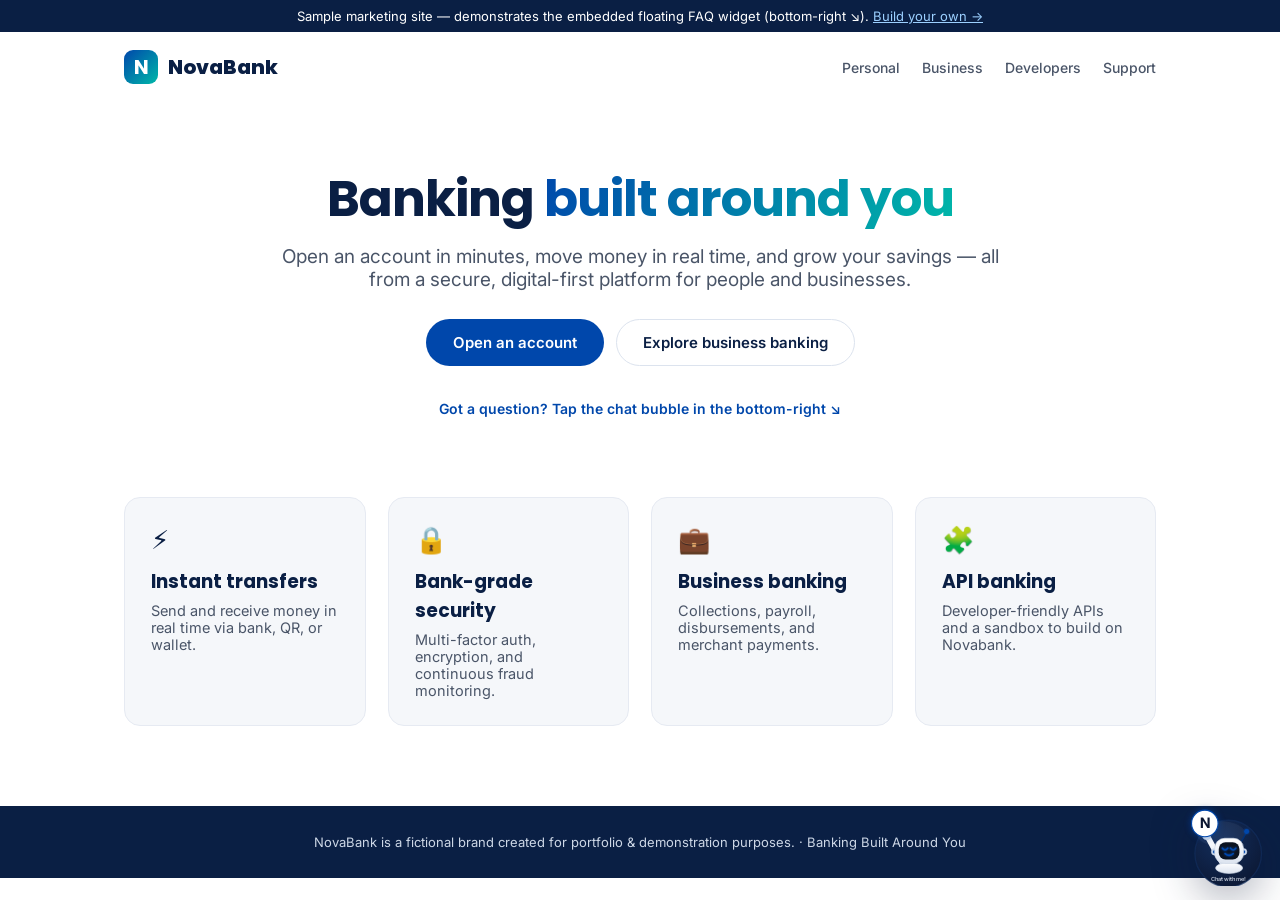
<file: faq-demo-site.html>
<!DOCTYPE html>
<html lang="en">
<head>
<meta charset="utf-8">
<meta name="viewport" content="width=device-width, initial-scale=1">
<title>NovaBank — Sample site (FAQ widget embedded)</title>
<link rel="preconnect" href="https://fonts.googleapis.com">
<link href="https://fonts.googleapis.com/css2?family=Poppins:wght@500;600;700;800&family=Inter:wght@400;500;600&display=swap" rel="stylesheet">
<style>
  :root{--blue:#0047AB;--navy:#0A1F44;--teal:#00B8A9;--ink:#0A1F44;--muted:#4A5568;--bg:#F5F7FA}
  *{box-sizing:border-box} body{margin:0;font-family:"Inter",system-ui,sans-serif;color:var(--ink);background:#fff}
  .topbanner{background:var(--navy);color:#fff;text-align:center;font-size:13px;padding:8px}
  .topbanner a{color:#9cd0ff}
  nav{display:flex;align-items:center;justify-content:space-between;max-width:1080px;margin:0 auto;padding:18px 24px}
  .brand{display:flex;align-items:center;gap:10px;font-family:"Poppins";font-weight:800;font-size:20px;color:var(--navy)}
  .mark{width:34px;height:34px;border-radius:9px;background:linear-gradient(135deg,var(--blue),var(--teal));color:#fff;display:grid;place-items:center;font-weight:700}
  .nlinks a{margin-left:22px;color:var(--muted);text-decoration:none;font-weight:500;font-size:14px}
  .hero{max-width:1080px;margin:0 auto;padding:70px 24px 50px;text-align:center}
  .hero h1{font-family:"Poppins";font-size:50px;line-height:1.1;letter-spacing:-.02em;margin:0 0 18px;color:var(--navy)}
  .hero h1 span{background:linear-gradient(120deg,var(--blue),var(--teal));-webkit-background-clip:text;background-clip:text;color:transparent}
  .hero p{font-size:19px;color:var(--muted);max-width:60ch;margin:0 auto}
  .cta{margin-top:28px;display:flex;gap:12px;justify-content:center;flex-wrap:wrap}
  .btn{padding:13px 26px;border-radius:999px;font-weight:600;font-size:15px;border:1px solid transparent;cursor:pointer;text-decoration:none;display:inline-block}
  .btn-p{background:var(--blue);color:#fff} .btn-g{background:#fff;color:var(--navy);border-color:#dce3ee}
  .hint{margin-top:34px;font-size:14px;color:var(--blue);font-weight:600}
  .grid{max-width:1080px;margin:0 auto;padding:30px 24px 80px;display:grid;grid-template-columns:repeat(auto-fit,minmax(240px,1fr));gap:22px}
  .card{background:var(--bg);border:1px solid #e6eaf2;border-radius:16px;padding:26px}
  .card .ic{font-size:26px} .card h3{font-family:"Poppins";margin:12px 0 6px;color:var(--navy)} .card p{color:var(--muted);font-size:14.5px;margin:0}
  footer{background:var(--navy);color:#cdd7e6;text-align:center;padding:28px;font-size:13px}
</style>
</head>
<body>

<div class="topbanner">Sample marketing site — demonstrates the embedded floating FAQ widget (bottom-right ↘). <a href="faq-builder.html">Build your own →</a></div>

<nav>
  <div class="brand"><span class="mark">N</span> NovaBank</div>
  <div class="nlinks"><a href="#">Personal</a><a href="#">Business</a><a href="#">Developers</a><a href="#">Support</a></div>
</nav>

<section class="hero">
  <h1>Banking <span>built around you</span></h1>
  <p>Open an account in minutes, move money in real time, and grow your savings — all from a secure, digital-first platform for people and businesses.</p>
  <div class="cta">
    <a class="btn btn-p" href="#">Open an account</a>
    <a class="btn btn-g" href="#">Explore business banking</a>
  </div>
  <div class="hint">Got a question? Tap the chat bubble in the bottom-right ↘</div>
</section>

<section class="grid">
  <div class="card"><div class="ic">⚡</div><h3>Instant transfers</h3><p>Send and receive money in real time via bank, QR, or wallet.</p></div>
  <div class="card"><div class="ic">🔒</div><h3>Bank-grade security</h3><p>Multi-factor auth, encryption, and continuous fraud monitoring.</p></div>
  <div class="card"><div class="ic">💼</div><h3>Business banking</h3><p>Collections, payroll, disbursements, and merchant payments.</p></div>
  <div class="card"><div class="ic">🧩</div><h3>API banking</h3><p>Developer-friendly APIs and a sandbox to build on Novabank.</p></div>
</section>

<footer>NovaBank is a fictional brand created for portfolio &amp; demonstration purposes. · Banking Built Around You</footer>

<!-- ============ Embedded floating FAQ widget (this is the whole integration) ============ -->
<script src="faq-widget.js" defer></script>
<!-- ====================================================================================== -->

</body>
</html>
</file>
<file: styles.css>
/* ============================================================
   Portfolio — shared styles (neutral, no client branding)
   ============================================================ */
:root {
  /* NovaBank brand palette (fictional demo bank) */
  --blue:        #0047AB;   /* Trust Blue */
  --blue-deep:   #0A1F44;   /* Deep Navy  */
  --blue-bright: #4DA8FF;   /* Sky Blue   */
  --blue-soft:   #E7EEFB;
  --teal:        #00B8A9;   /* Teal       */
  --bg:          #F5F7FA;   /* Light Gray */
  --surface:     #ffffff;
  --border:      #D6DCE5;   /* Medium Gray */
  --ink:         #0A1F44;
  --muted:       #4A5568;   /* Dark Gray  */
  --success:     #1e9e6a; --success-soft:#e2f4ec;
  --warning:     #c9821b; --warning-soft:#fbefda;
  --danger:      #c23b2e; --danger-soft: #fae7e4;
  --radius-sm: 8px; --radius: 14px; --radius-lg: 20px; --pill: 999px;
  --shadow-sm: 0 1px 2px rgba(20,40,90,.06);
  --shadow:    0 14px 40px -22px rgba(20,40,90,.40);
  --font-display: "Poppins", system-ui, -apple-system, Segoe UI, sans-serif;
  --font-body:    "Inter", system-ui, -apple-system, Segoe UI, sans-serif;
  --font-mono:    "IBM Plex Mono", ui-monospace, SFMono-Regular, monospace;
}

* { box-sizing: border-box; }
html { scroll-behavior: smooth; }
body {
  margin: 0; background: var(--bg); color: var(--ink);
  font-family: var(--font-body); font-size: 16px; line-height: 1.55;
  -webkit-font-smoothing: antialiased;
}
h1,h2,h3,h4 { font-family: var(--font-display); font-weight: 600; line-height: 1.2; margin: 0; }
a { color: var(--blue-bright); text-decoration: none; }
a:hover { text-decoration: underline; }
.wrap { max-width: 1120px; margin: 0 auto; padding: 0 24px; }

/* ---- top nav ---- */
.nav {
  position: sticky; top: 0; z-index: 20;
  background: rgba(255,255,255,.85); backdrop-filter: blur(10px);
  border-bottom: 1px solid var(--border);
}
.nav .wrap { display: flex; align-items: center; justify-content: space-between; height: 62px; }
.brand { display: flex; align-items: center; gap: 10px; font-family: var(--font-display); font-weight: 700; color: var(--ink); }
.brand .mark {
  width: 30px; height: 30px; border-radius: 9px;
  background: linear-gradient(135deg, var(--blue), var(--teal));
  display: grid; place-items: center; color: #fff; font-weight: 700; font-size: 15px;
}
.nav-links { display: flex; gap: 22px; font-size: 14px; }
.nav-links a { color: var(--muted); font-weight: 500; }
.nav-links a:hover { color: var(--ink); text-decoration: none; }

/* ---- hero ---- */
.hero { padding: 76px 0 52px; }
.hero .eyebrow {
  display: inline-block; font-size: 13px; font-weight: 600; letter-spacing: .04em;
  text-transform: uppercase; color: var(--blue); background: var(--blue-soft);
  padding: 5px 12px; border-radius: var(--pill); margin-bottom: 18px;
}
.hero h1 { font-size: 44px; letter-spacing: -.02em; max-width: 16ch; }
.hero h1 .grad { background: linear-gradient(120deg, var(--blue), var(--teal)); -webkit-background-clip: text; background-clip: text; color: transparent; }
.hero p.lead { font-size: 19px; color: var(--muted); max-width: 60ch; margin: 18px 0 0; }
.hero .cta { margin-top: 30px; display: flex; gap: 12px; flex-wrap: wrap; }

/* ---- buttons ---- */
.btn {
  font-family: var(--font-body); font-weight: 600; font-size: 15px;
  padding: 11px 20px; border-radius: var(--pill); border: 1px solid transparent;
  cursor: pointer; display: inline-flex; align-items: center; gap: 8px; transition: .15s;
}
.btn-primary { background: var(--blue); color: #fff; }
.btn-primary:hover { background: var(--blue-deep); text-decoration: none; }
.btn-ghost { background: var(--surface); color: var(--ink); border-color: var(--border); }
.btn-ghost:hover { border-color: var(--blue-bright); color: var(--blue-bright); text-decoration: none; }
.btn-sm { padding: 8px 14px; font-size: 13px; }

/* ---- stats strip ---- */
.stats { display: flex; gap: 36px; flex-wrap: wrap; margin-top: 44px; padding-top: 28px; border-top: 1px solid var(--border); }
.stat .n { font-family: var(--font-display); font-weight: 700; font-size: 30px; color: var(--blue-deep); }
.stat .l { font-size: 13px; color: var(--muted); }

/* ---- section ---- */
.section { padding: 56px 0; }
.section h2 { font-size: 30px; letter-spacing: -.01em; }
.section .sub { color: var(--muted); margin-top: 8px; max-width: 64ch; }

/* ---- project grid ---- */
.grid { display: grid; grid-template-columns: repeat(auto-fill, minmax(330px, 1fr)); gap: 22px; margin-top: 34px; }
.card {
  background: var(--surface); border: 1px solid var(--border); border-radius: var(--radius);
  padding: 26px; box-shadow: var(--shadow-sm); transition: .18s; display: flex; flex-direction: column;
}
.card:hover { transform: translateY(-3px); box-shadow: var(--shadow); border-color: #cfd9ee; }
.card .ico { width: 46px; height: 46px; border-radius: 12px; display: grid; place-items: center; font-size: 22px; margin-bottom: 16px; }
.card h3 { font-size: 19px; }
.card .tag { font-size: 12px; font-weight: 600; color: var(--blue); text-transform: uppercase; letter-spacing: .04em; margin-bottom: 8px; }
.card p { color: var(--muted); font-size: 14.5px; margin: 10px 0 0; flex: 1; }
.card .meta { display: flex; flex-wrap: wrap; gap: 6px; margin: 16px 0; }
.chip { font-size: 12px; font-weight: 500; background: var(--blue-soft); color: var(--blue-deep); padding: 4px 10px; border-radius: var(--pill); }
.chip.alt { background: #eef7f8; color: #0d7e8c; }
.card .foot { display: flex; gap: 14px; align-items: center; margin-top: auto; padding-top: 14px; }
.card .foot a { font-size: 14px; font-weight: 600; }
.badge-live { font-size: 11px; font-weight: 700; color: var(--success); background: var(--success-soft); padding: 3px 9px; border-radius: var(--pill); display: inline-flex; gap: 5px; align-items: center; }
.badge-live::before { content:""; width: 7px; height: 7px; border-radius: 50%; background: var(--success); }
.badge-demo { font-size: 11px; font-weight: 700; color: var(--warning); background: var(--warning-soft); padding: 3px 9px; border-radius: var(--pill); }

/* ---- demo page shell ---- */
.demo-banner {
  background: linear-gradient(120deg, var(--blue-deep), var(--blue));
  color: #fff; padding: 8px 0; font-size: 13px; text-align: center;
}
.demo-banner a { color: #fff; text-decoration: underline; font-weight: 600; }
.demo-head { padding: 40px 0 10px; }
.demo-head .tag { color: var(--blue); font-weight: 600; font-size: 13px; text-transform: uppercase; letter-spacing: .04em; }
.demo-head h1 { font-size: 34px; margin: 8px 0; }
.demo-head p { color: var(--muted); max-width: 70ch; }

.panel { background: var(--surface); border: 1px solid var(--border); border-radius: var(--radius); box-shadow: var(--shadow-sm); }
.panel-pad { padding: 24px; }
.row { display: flex; gap: 20px; flex-wrap: wrap; }
.col { flex: 1; min-width: 280px; }

label.fld { display: block; font-size: 13px; font-weight: 600; color: var(--muted); margin: 14px 0 6px; }
select, input[type=text], input[type=number] {
  width: 100%; padding: 10px 12px; border: 1px solid var(--border); border-radius: var(--radius-sm);
  font-family: var(--font-body); font-size: 15px; background: #fff; color: var(--ink);
}
select:focus, input:focus { outline: 2px solid var(--blue-soft); border-color: var(--blue-bright); }

table { width: 100%; border-collapse: collapse; font-size: 14px; }
th, td { text-align: left; padding: 10px 12px; border-bottom: 1px solid var(--border); }
th { font-size: 12px; text-transform: uppercase; letter-spacing: .03em; color: var(--muted); }
tr:hover td { background: #fafcff; }
.mono { font-family: var(--font-mono); font-size: 13px; }

.kpi-grid { display: grid; grid-template-columns: repeat(auto-fit, minmax(150px,1fr)); gap: 16px; }
.kpi { background: var(--surface); border: 1px solid var(--border); border-radius: var(--radius); padding: 18px; }
.kpi .n { font-family: var(--font-display); font-weight: 700; font-size: 28px; color: var(--blue-deep); }
.kpi .l { font-size: 13px; color: var(--muted); margin-top: 2px; }
.kpi .d { font-size: 12px; font-weight: 600; margin-top: 6px; }
.up { color: var(--success); } .down { color: var(--danger); }

.codeblock { background: #0f1729; color: #e6edff; border-radius: var(--radius); padding: 18px 20px; font-family: var(--font-mono); font-size: 13px; overflow-x: auto; line-height: 1.6; }
.codeblock .k { color: #7fc0ff; } .codeblock .s { color: #9be7a0; } .codeblock .c { color: #6b7896; }

.tabs { display: flex; gap: 6px; border-bottom: 1px solid var(--border); margin-bottom: 18px; }
.tab { padding: 9px 16px; font-size: 14px; font-weight: 600; color: var(--muted); cursor: pointer; border-bottom: 2px solid transparent; }
.tab.active { color: var(--blue); border-bottom-color: var(--blue); }

footer { border-top: 1px solid var(--border); padding: 32px 0; color: var(--muted); font-size: 14px; margin-top: 40px; }
footer .wrap { display: flex; justify-content: space-between; flex-wrap: wrap; gap: 12px; }

@media (max-width: 640px) {
  .hero h1 { font-size: 33px; }
  .nav-links { display: none; }
}
</file>
